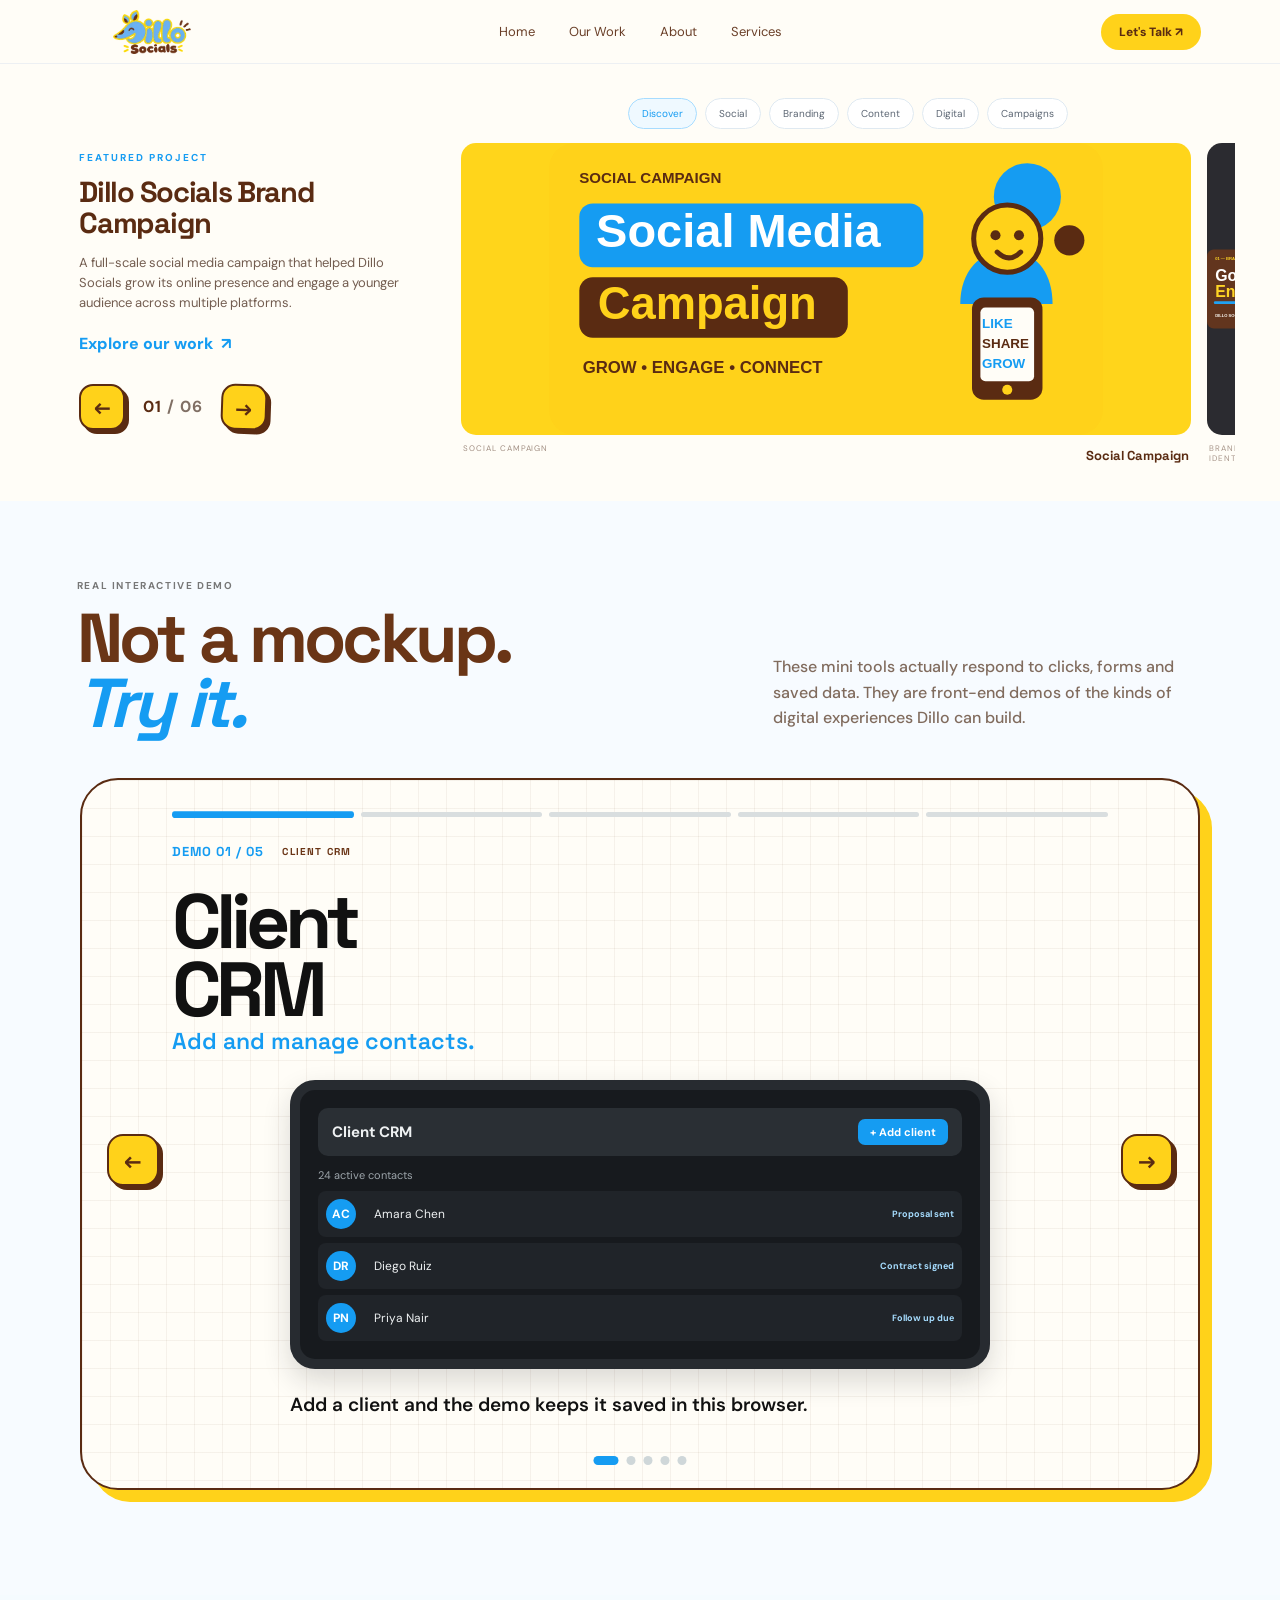
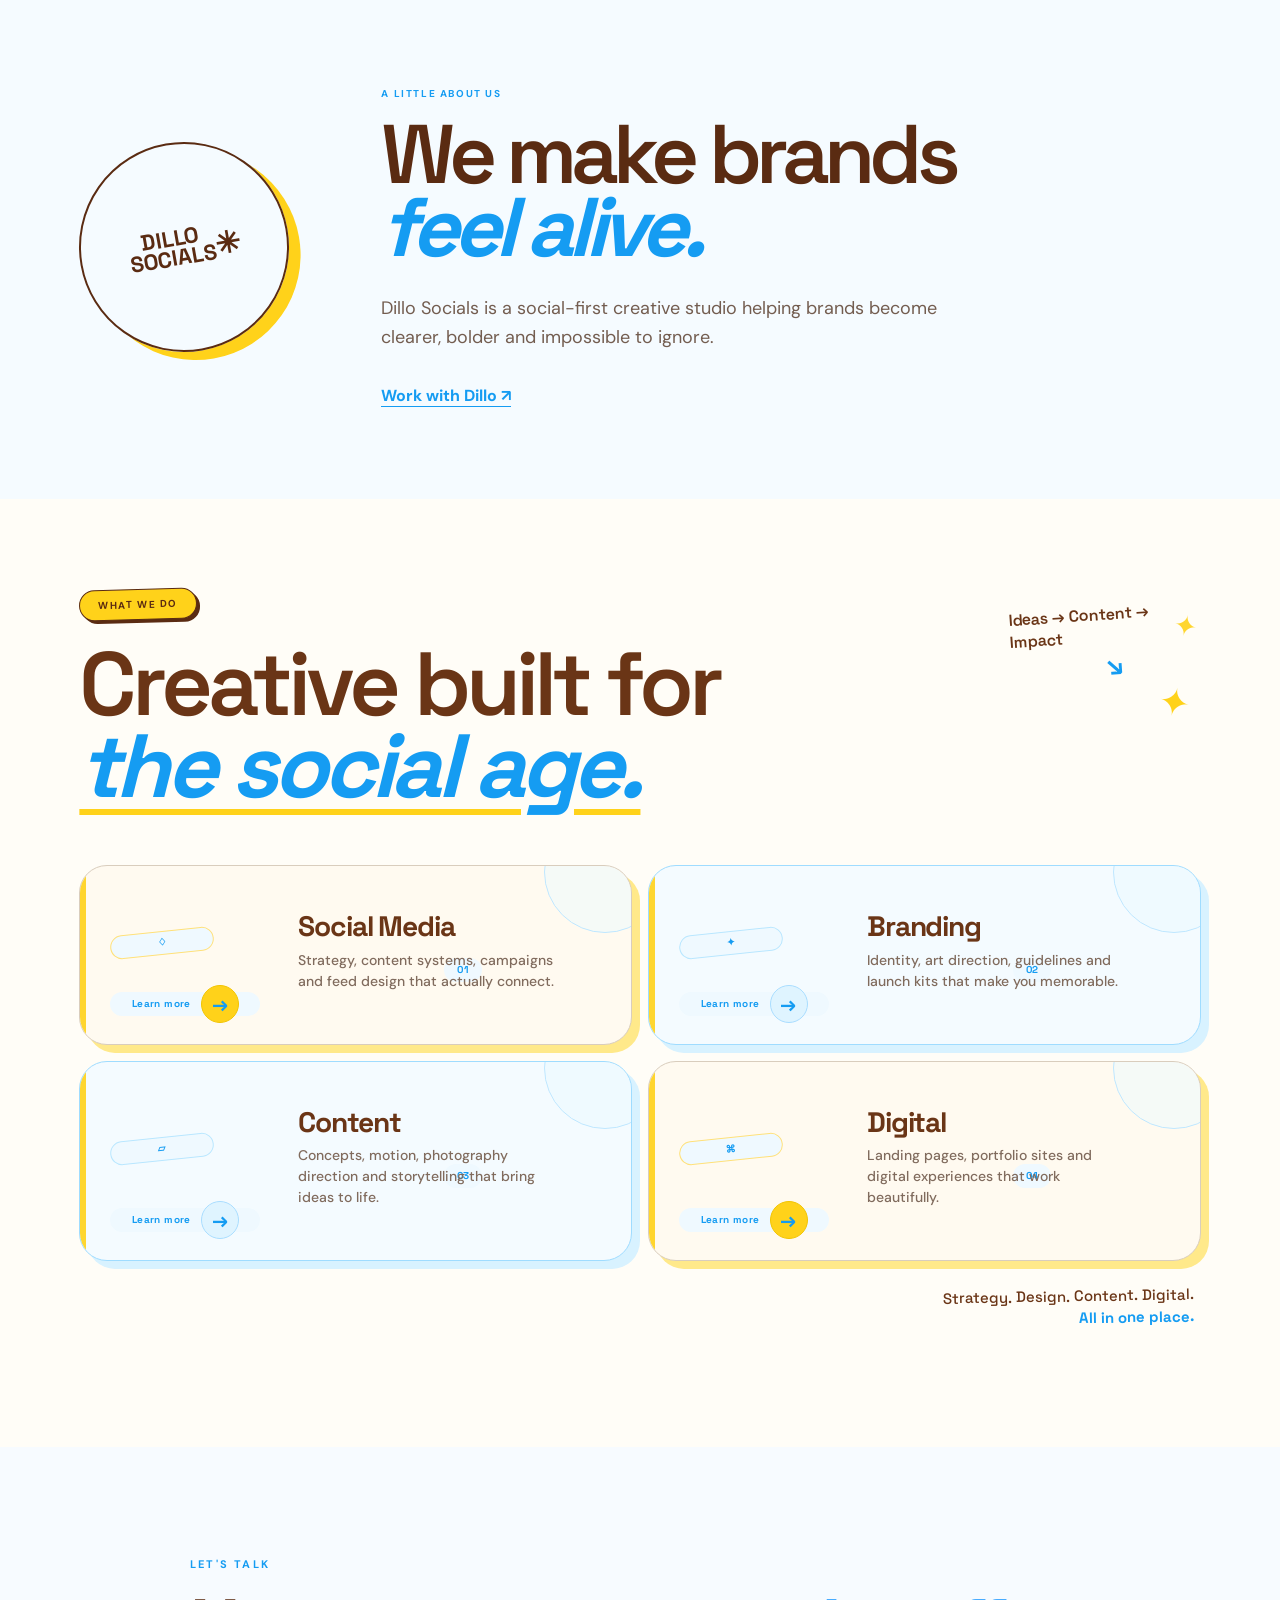
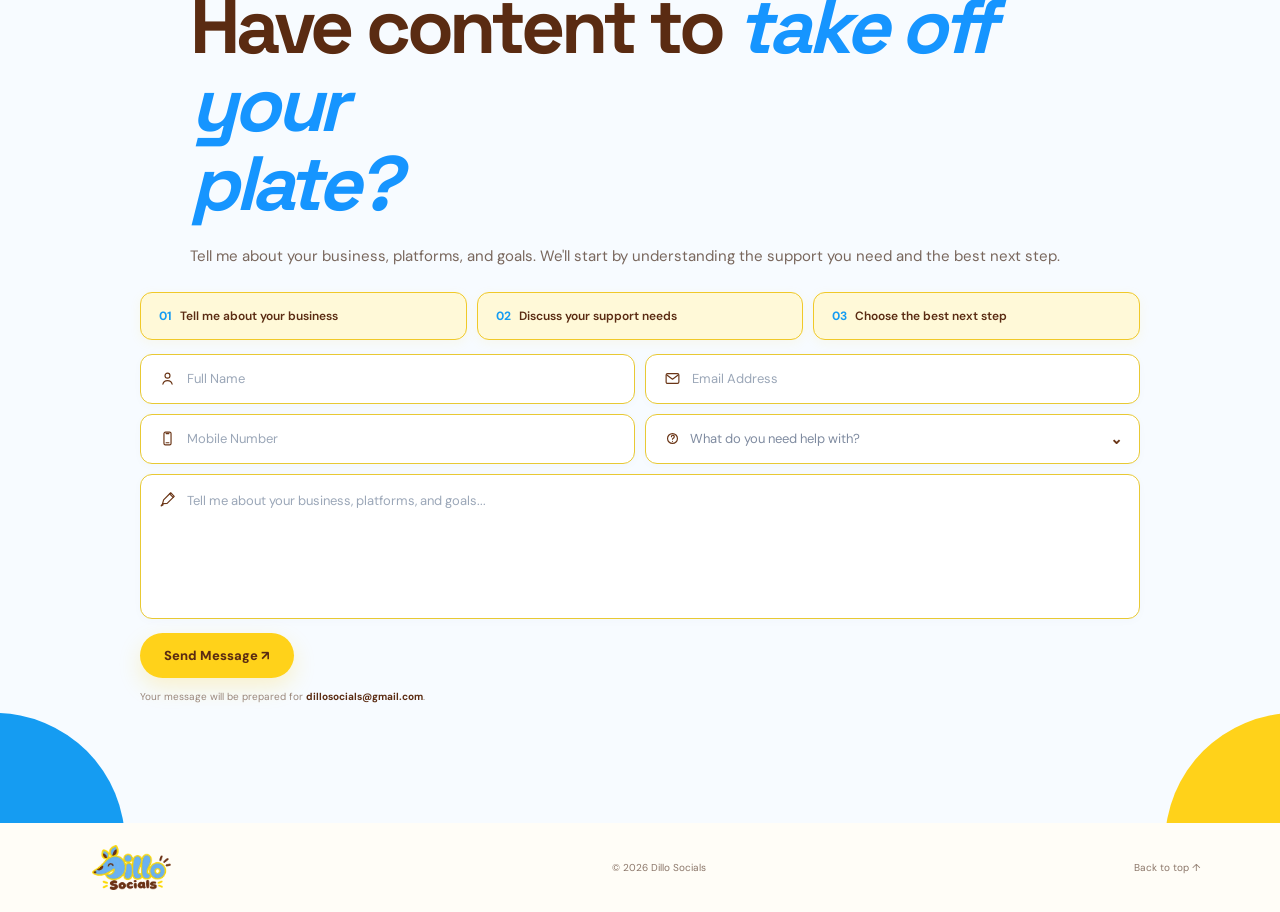
<file: index.html>
<!doctype html>
<html lang="en">
<head>
<meta charset="utf-8"><meta name="viewport" content="width=device-width,initial-scale=1">
<title>Dillo Socials — Creative Studio</title>
<meta name="description" content="Dillo Socials — social media, branding, content and digital creative work.">
<link rel="icon" href="assets/logo.svg">
<link rel="preconnect" href="https://fonts.googleapis.com"><link rel="preconnect" href="https://fonts.gstatic.com" crossorigin>
<link href="https://fonts.googleapis.com/css2?family=DM+Sans:wght@400;500;600;700&family=Space+Grotesk:wght@500;600;700&display=swap" rel="stylesheet">
<link rel="stylesheet" href="styles.css?v=7"><link rel="stylesheet" href="reference.css?v=7"><link rel="stylesheet" href="contact.css?v=6"><link rel="stylesheet" href="fix.css?v=28">
</head>
<body>
<div class="portfolio-transition" id="portfolioTransition" aria-hidden="true"><div class="portfolio-transition-inner"><span class="transition-dillo">✦</span><span>OPENING OUR WORK</span><i></i></div></div>
<header class="site-header"><a class="brand" href="#top" aria-label="Dillo Socials home"><img src="assets/dillo-socials-logo.svg" alt="Dillo Socials"></a><nav aria-label="Main navigation"><a href="#top">Home</a><a class="portfolio-link" href="https://desert-freon-aee.notion.site/Our-Portfolio-302c15ca488f808d9385e51146204dd2">Our Work</a><a href="#about">About</a><a href="#services">Services</a></nav><a class="header-cta" href="#contact">Let's Talk ↗</a></header><main id="top">
<section id="work" class="featured">
<div class="featured-copy"><div class="eyebrow">FEATURED PROJECT</div><h1>Dillo Socials Brand Campaign</h1><p>A full-scale social media campaign that helped Dillo Socials grow its online presence and engage a younger audience across multiple platforms.</p><a class="view-project portfolio-link" href="https://desert-freon-aee.notion.site/Our-Portfolio-302c15ca488f808d9385e51146204dd2">Explore our work&nbsp; ↗</a><div class="project-controls"><button type="button" id="prevProject" aria-label="Previous project">←</button><span class="project-count"><b id="currentProject">01</b> / 06</span><button type="button" id="nextProject" aria-label="Next project">→</button></div></div>
<div class="featured-showcase"><div class="category-row" aria-label="Portfolio categories"><button class="category active" data-filter="all">Discover</button><button class="category" data-filter="social">Social</button><button class="category" data-filter="branding">Branding</button><button class="category" data-filter="content">Content</button><button class="category" data-filter="digital">Digital</button><button class="category" data-filter="campaigns">Campaigns</button></div><div class="gallery-wrap"><div class="gallery" id="gallery">
<article class="shot active" data-category="social"><div class="shot-art art-social"><img class="campaign-art-image" src="assets/card-social-campaign.svg?v=1" alt="Dillo Socials Social Media Campaign"></div><div class="shot-info"><span>Social campaign</span><h3>Social Campaign</h3></div></article>
<article class="shot" data-category="branding"><div class="shot-art art-brand"><img class="campaign-art-image" src="assets/card-good-energy.svg?v=1" alt="Good Energy brand identity"></div><div class="shot-info"><span>Brand identity</span><h3>Good Energy</h3></div></article>
<article class="shot" data-category="content"><div class="shot-art art-content"><img class="campaign-art-image" src="assets/card-after-hours.svg?v=1" alt="After Hours content series"></div><div class="shot-info"><span>Content series</span><h3>After Hours</h3></div></article>
<article class="shot" data-category="digital"><div class="shot-art art-digital"><img class="campaign-art-image" src="assets/card-build-brand.svg?v=1" alt="Build Your Brand digital experience"></div><div class="shot-info"><span>Digital experience</span><h3>Build Your Brand</h3></div></article>
<article class="shot" data-category="campaigns"><div class="shot-art art-campaign"><img class="campaign-art-image" src="assets/card-grow-together.svg?v=1" alt="We Grow Together campaign"></div><div class="shot-info"><span>Brand campaign</span><h3>We Grow Together</h3></div></article>
<article class="shot" data-category="social"><div class="shot-art art-social-two"><img class="campaign-art-image" src="assets/card-memorable-feed.svg?v=1" alt="Memorable Feed social content"></div><div class="shot-info"><span>Social content</span><h3>Memorable Feed</h3></div></article>
</div></div></div></section>

<section id="tool-showcase" class="tool-showcase">
  <div class="tool-showcase-head">
    <div><div class="eyebrow">REAL INTERACTIVE DEMO</div><h2>Not a mockup.<br><em>Try it.</em></h2></div>
    <p>These mini tools actually respond to clicks, forms and saved data. They are front-end demos of the kinds of digital experiences Dillo can build.</p>
  </div>
  <div class="tool-stage">
    <div class="tool-progress" aria-label="Demo progress"><span class="tool-progress-segment active"></span><span class="tool-progress-segment"></span><span class="tool-progress-segment"></span><span class="tool-progress-segment"></span><span class="tool-progress-segment"></span></div>
    <div class="tool-slide-wrap">
      <div class="tool-slide active" data-tool="1">
        <div class="tool-meta"><span>DEMO 01 / 05</span><b>CLIENT CRM</b></div>
        <h3>Client<br>CRM</h3><p class="tool-kicker">Add and manage contacts.</p>
        <div class="tool-ui crm-ui"><div class="ui-top"><strong>Client CRM</strong><button type="button" class="demo-action" id="crmAdd">+ Add client</button></div><small id="crmCount">24 active contacts</small><div id="crmRows"><div class="ui-row"><i>AC</i><span>Amara Chen</span><b>Proposal sent</b></div><div class="ui-row"><i>DR</i><span>Diego Ruiz</span><b>Contract signed</b></div><div class="ui-row"><i>PN</i><span>Priya Nair</span><b>Follow up due</b></div></div><form class="mini-form" id="crmForm"><input required name="client" placeholder="Client name"><select name="status"><option>New lead</option><option>Proposal sent</option><option>Contract signed</option></select><button>Save client</button></form></div>
        <p class="tool-caption">Add a client and the demo keeps it saved in this browser.</p>
      </div>
      <div class="tool-slide" data-tool="2">
        <div class="tool-meta"><span>DEMO 02 / 05</span><b>BOOKING</b></div>
        <h3>Booking &amp;<br>Scheduling</h3><p class="tool-kicker">Pick a date and make a booking.</p>
        <div class="tool-ui calendar-ui"><div class="ui-top"><strong>Book a session</strong><span>Choose a date</span></div><div class="calendar-grid" id="demoCalendar"><b>M</b><b>T</b><b>W</b><b>T</b><b>F</b><b>S</b><b>S</b><span>1</span><span>2</span><span>3</span><span>4</span><span>5</span><span>6</span><span>7</span><span>8</span><span>9</span><span>10</span><span>11</span><span>12</span><span>13</span><span>14</span></div><div class="booking-line" id="bookingStatus">Select an available date.</div><button type="button" class="demo-wide" id="bookNow">Book selected date</button></div>
        <p class="tool-caption">The selected date and booking state update instantly — no fake play button.</p>
      </div>
      <div class="tool-slide" data-tool="3">
        <div class="tool-meta"><span>DEMO 03 / 05</span><b>INVOICING</b></div>
        <h3>Invoicing<br>Tool</h3><p class="tool-kicker">Build a total and mark it paid.</p>
        <div class="tool-ui invoice-ui"><div class="ui-top"><strong>Invoice #1042</strong><button type="button" class="status-btn" id="invoicePaid">MARK PAID</button></div><strong class="invoice-total" id="invoiceTotal">$2,400.00</strong><small>Brand identity package</small><div id="invoiceItems"><div class="invoice-item">Brand identity package <span>$2,400.00</span></div></div><form class="mini-form invoice-form" id="invoiceForm"><input required name="item" placeholder="Item"><input required name="amount" type="number" min="0" step="0.01" placeholder="Amount"><button>Add item</button></form><div class="invoice-total-bar">Total due <strong id="invoiceBar">$2,400.00</strong></div></div>
        <p class="tool-caption" id="invoiceMessage">Add an item to recalculate the invoice, then mark it paid.</p>
      </div>
      <div class="tool-slide" data-tool="4">
        <div class="tool-meta"><span>DEMO 04 / 05</span><b>CLIENT PORTAL</b></div>
        <h3>Client<br>Portal</h3><p class="tool-kicker">Approve files and track progress.</p>
        <div class="tool-ui portal-ui"><div class="ui-top"><strong>Project: Rebrand 2026</strong><i>RC</i></div><small>Overall progress <strong id="portalProgressText">72%</strong></small><div class="progress-line"><span id="portalProgress"></span></div><div id="portalFiles"><div class="portal-file"><i>▰</i> logo_final.svg <span>Pending</span><button type="button" class="file-approve">Approve</button></div><div class="portal-file"><i>▰</i> Brand_guidelines.pdf <span>Pending</span><button type="button" class="file-approve">Approve</button></div><div class="portal-file"><i>▰</i> Homepage_mockup.png <span>Approved</span><button type="button" class="file-approve" disabled>Approved</button></div></div><label class="upload-demo">+ Add a file<input id="portalUpload" type="file" hidden></label></div>
        <p class="tool-caption" id="portalMessage">Approve a file or add one from your computer to test the interaction.</p>
      </div>
      <div class="tool-slide" data-tool="5">
        <div class="tool-meta"><span>DEMO 05 / 05</span><b>OPS DASHBOARD</b></div>
        <h3>Ops<br>Dashboard</h3><p class="tool-kicker">Change the numbers yourself.</p>
        <div class="tool-ui ops-ui"><div class="ui-top"><strong>Ops Dashboard</strong><button type="button" class="demo-action" id="opsAdd">+ Add job</button></div><div class="stats"><span>Revenue <b id="opsRevenue">$18.4k</b></span><span>Open jobs <b id="opsJobs">12</b></span><span>Overdue <b id="opsOverdue">2</b></span></div><div class="bars" id="opsBars"><i></i><i></i><i></i><i></i><i></i><i></i><i></i></div><div class="ops-controls"><button type="button" id="opsComplete">Complete a job</button><button type="button" id="opsOverdueBtn">Add overdue</button></div></div>
        <p class="tool-caption">Click the controls and watch the dashboard respond.</p>
      </div>
    </div>
    <button class="tool-nav tool-prev" id="toolPrev" type="button" aria-label="Previous showcase">←</button><button class="tool-nav tool-next" id="toolNext" type="button" aria-label="Next showcase">→</button>
    <div class="tool-dots" aria-label="Showcase slides"><button class="active" data-tool-go="1" aria-label="Show demo 1"></button><button data-tool-go="2" aria-label="Show demo 2"></button><button data-tool-go="3" aria-label="Show demo 3"></button><button data-tool-go="4" aria-label="Show demo 4"></button><button data-tool-go="5" aria-label="Show demo 5"></button></div>
  </div>
</section>
<section id="about" class="about"><div class="about-badge">DILLO<br>SOCIALS<br><span>✳</span></div><div><div class="eyebrow">A LITTLE ABOUT US</div><h2>We make brands<br><em>feel alive.</em></h2><p>Dillo Socials is a social-first creative studio helping brands become clearer, bolder and impossible to ignore.</p><a class="text-link" href="#contact">Work with Dillo ↗</a></div></section>
<section id="services" class="services"><div class="services-spark">✦</div><div class="eyebrow">WHAT WE DO</div><h2>Creative built for<br><em>the social age.</em></h2><div class="services-note">Ideas → Content → Impact</div><div class="service-grid">
<a class="service-card service-social" href="service-social-media.html"><span class="service-icon" aria-hidden="true">♢</span><span class="service-number">01</span><div class="service-copy"><h3>Social Media</h3><p>Strategy, content systems, campaigns and feed design that actually connect.</p></div><span class="service-learn">Learn more <b>→</b></span></a>
<a class="service-card service-branding" href="service-branding.html"><span class="service-icon" aria-hidden="true">✦</span><span class="service-number">02</span><div class="service-copy"><h3>Branding</h3><p>Identity, art direction, guidelines and launch kits that make you memorable.</p></div><span class="service-learn">Learn more <b>→</b></span></a>
<a class="service-card service-content" href="service-content.html"><span class="service-icon" aria-hidden="true">▱</span><span class="service-number">03</span><div class="service-copy"><h3>Content</h3><p>Concepts, motion, photography direction and storytelling that bring ideas to life.</p></div><span class="service-learn">Learn more <b>→</b></span></a>
<a class="service-card service-digital" href="service-digital.html"><span class="service-icon" aria-hidden="true">⌘</span><span class="service-number">04</span><div class="service-copy"><h3>Digital</h3><p>Landing pages, portfolio sites and digital experiences that work beautifully.</p></div><span class="service-learn">Learn more <b>→</b></span></a>
</div><div class="services-footer-note">Strategy. Design. Content. Digital.<br><strong>All in one place.</strong></div></section>
<section id="contact" class="contact reference-contact"><div class="contact-inner"><div class="contact-head"><div class="eyebrow">LET'S TALK</div><h2>Have content to <em>take off your<br>plate?</em></h2><p>Tell me about your business, platforms, and goals. We'll start by understanding the support you need and the best next step.</p></div><div class="contact-steps"><div class="contact-step active"><span>01</span> Tell me about your business</div><div class="contact-step active"><span>02</span> Discuss your support needs</div><div class="contact-step active"><span>03</span> Choose the best next step</div></div><form class="contact-form" id="contactForm"><label class="contact-field"><span class="field-icon"><svg viewBox="0 0 24 24" aria-hidden="true"><circle cx="12" cy="8" r="3.5"/><path d="M5.5 20c.7-3.2 3-5 6.5-5s5.8 1.8 6.5 5"/></svg></span><input required name="name" type="text" placeholder="Full Name" autocomplete="name"></label><label class="contact-field"><span class="field-icon"><svg viewBox="0 0 24 24" aria-hidden="true"><rect x="3" y="5" width="18" height="14" rx="2"/><path d="m4 7 8 6 8-6"/></svg></span><input required name="email" type="email" placeholder="Email Address" autocomplete="email"></label><label class="contact-field"><span class="field-icon"><svg viewBox="0 0 24 24" aria-hidden="true"><rect x="7" y="3" width="10" height="18" rx="2"/><path d="M10 5h4M10 18h4"/></svg></span><input name="phone" type="tel" placeholder="Mobile Number" autocomplete="tel"></label><label class="contact-field"><span class="field-icon"><svg viewBox="0 0 24 24" aria-hidden="true"><circle cx="12" cy="12" r="7"/><path d="M10.5 9.5a2 2 0 1 1 3.4 1.4c-.8.8-1.9 1-1.9 2.1M12 16h.01"/></svg></span><select required name="service"><option value="" selected disabled>What do you need help with?</option><option>Social Media</option><option>Branding</option><option>Content Creation</option><option>Digital / Website</option><option>Campaign</option><option>Other</option></select><span class="select-arrow">⌄</span></label><label class="contact-field message"><span class="field-icon"><svg viewBox="0 0 24 24" aria-hidden="true"><path d="m5 18 1.5-5.5L16.5 2.5 21.5 7.5 11.5 17.5z"/><path d="m15 4 5 5M5 18l-2 3 3-1.5"/></svg></span><textarea required name="message" placeholder="Tell me about your business, platforms, and goals..."></textarea></label><div class="contact-submit-wrap"><button class="contact-submit" type="submit">Send Message <span>↗</span></button><div class="contact-success" id="contactSuccess">Your email draft is ready — thank you!</div></div></form><p class="contact-note">Your message will be prepared for <strong>dillosocials@gmail.com</strong>.</p></div></section>
</main><footer><img src="assets/dillo-socials-logo.svg" alt="Dillo Socials"><span>© 2026 Dillo Socials</span><a href="#top">Back to top ↑</a></footer><script src="script.js?v=13"></script></body></html>
</file>
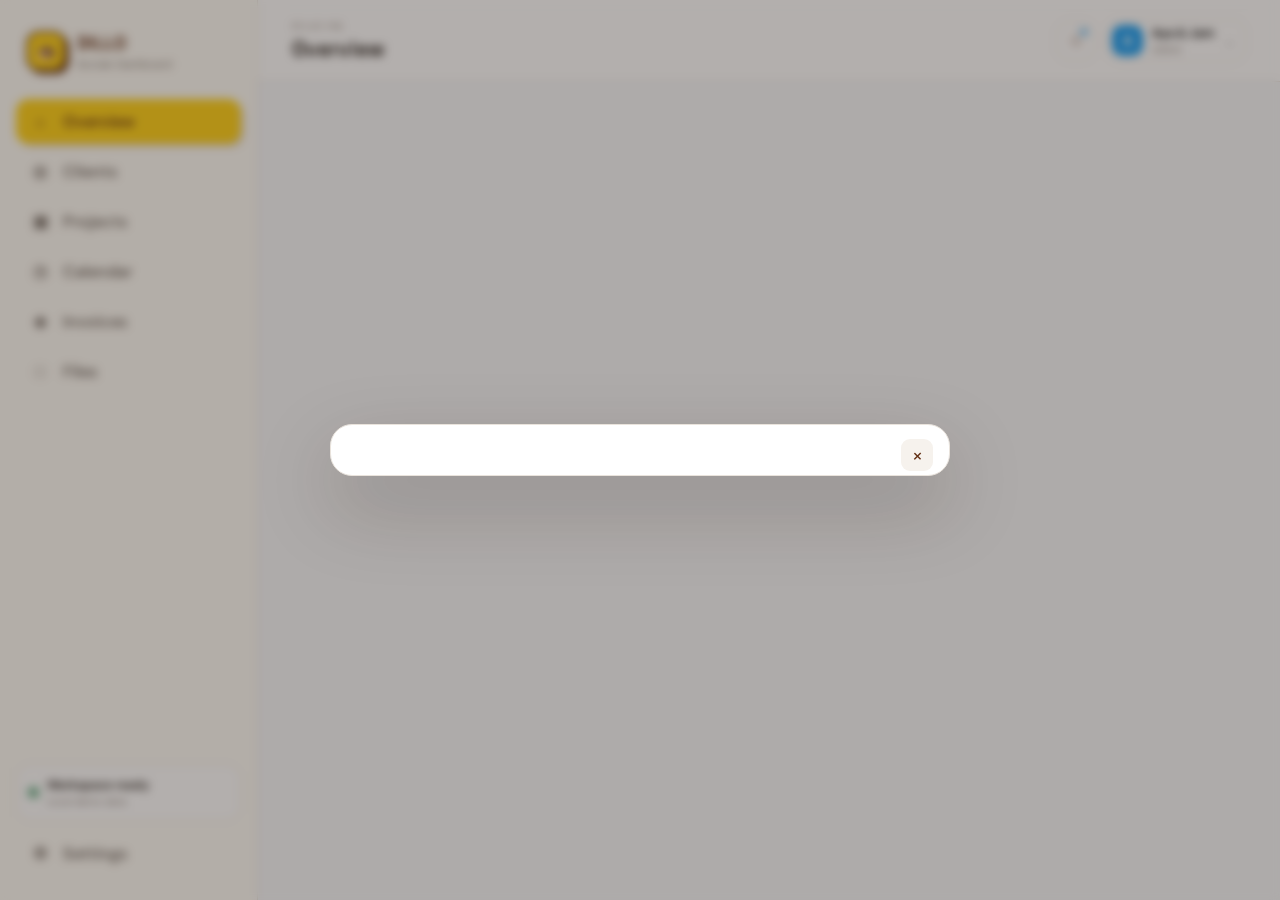
<file: dillo-dashboard/index.html>
<!doctype html>
<html lang="en">
<head>
<meta charset="utf-8"><meta name="viewport" content="width=device-width,initial-scale=1">
<title>Dillo Dashboard — Dillo Socials</title>
<meta name="description" content="Dillo Socials client and operations dashboard.">
<link rel="preconnect" href="https://fonts.googleapis.com"><link rel="preconnect" href="https://fonts.gstatic.com" crossorigin>
<link href="https://fonts.googleapis.com/css2?family=DM+Sans:wght@400;500;600;700&family=Space+Grotesk:wght@500;600;700&display=swap" rel="stylesheet">
<link rel="stylesheet" href="styles.css">
</head>
<body>
<div class="app-shell">
<aside class="sidebar" id="sidebar">
<a class="brand" href="#" data-view="overview"><span class="brand-mark">🦔</span><span><b>DILLO</b><small>Socials Dashboard</small></span></a>
<nav class="nav" aria-label="Main navigation">
<button class="nav-item active" data-view="overview"><span>⌂</span>Overview</button>
<button class="nav-item" data-view="clients"><span>◎</span>Clients</button>
<button class="nav-item" data-view="projects"><span>▣</span>Projects</button>
<button class="nav-item" data-view="calendar"><span>◷</span>Calendar</button>
<button class="nav-item" data-view="invoices"><span>◈</span>Invoices</button>
<button class="nav-item" data-view="files"><span>□</span>Files</button>
</nav>
<div class="sidebar-bottom"><div class="mini-card"><span class="status-dot"></span><div><b>Workspace ready</b><small>Local demo data</small></div></div><button class="nav-item" data-action="settings"><span>⚙</span>Settings</button></div>
</aside>
<main class="main">
<header class="topbar"><button class="icon-btn mobile-menu" id="menuBtn" aria-label="Open menu">☰</button><div class="crumb"><span>DILLO HQ</span><strong id="viewTitle">Overview</strong></div><div class="top-actions"><button class="icon-btn" id="notifyBtn" aria-label="Notifications">♧<i></i></button><button class="profile" id="profileBtn"><span class="avatar">A</span><span><b>Aya & Jam</b><small>Admin</small></span><em>⌄</em></button></div></header>
<div class="page" id="page"></div>
</main></div>
<div class="toast-stack" id="toastStack" aria-live="polite"></div>
<div class="modal-backdrop" id="modalBackdrop" hidden><section class="modal" role="dialog" aria-modal="true" aria-labelledby="modalTitle"><button class="modal-close" id="modalClose" aria-label="Close">×</button><div id="modalContent"></div></section></div>
<script src="app.js"></script>
</body></html>
</file>
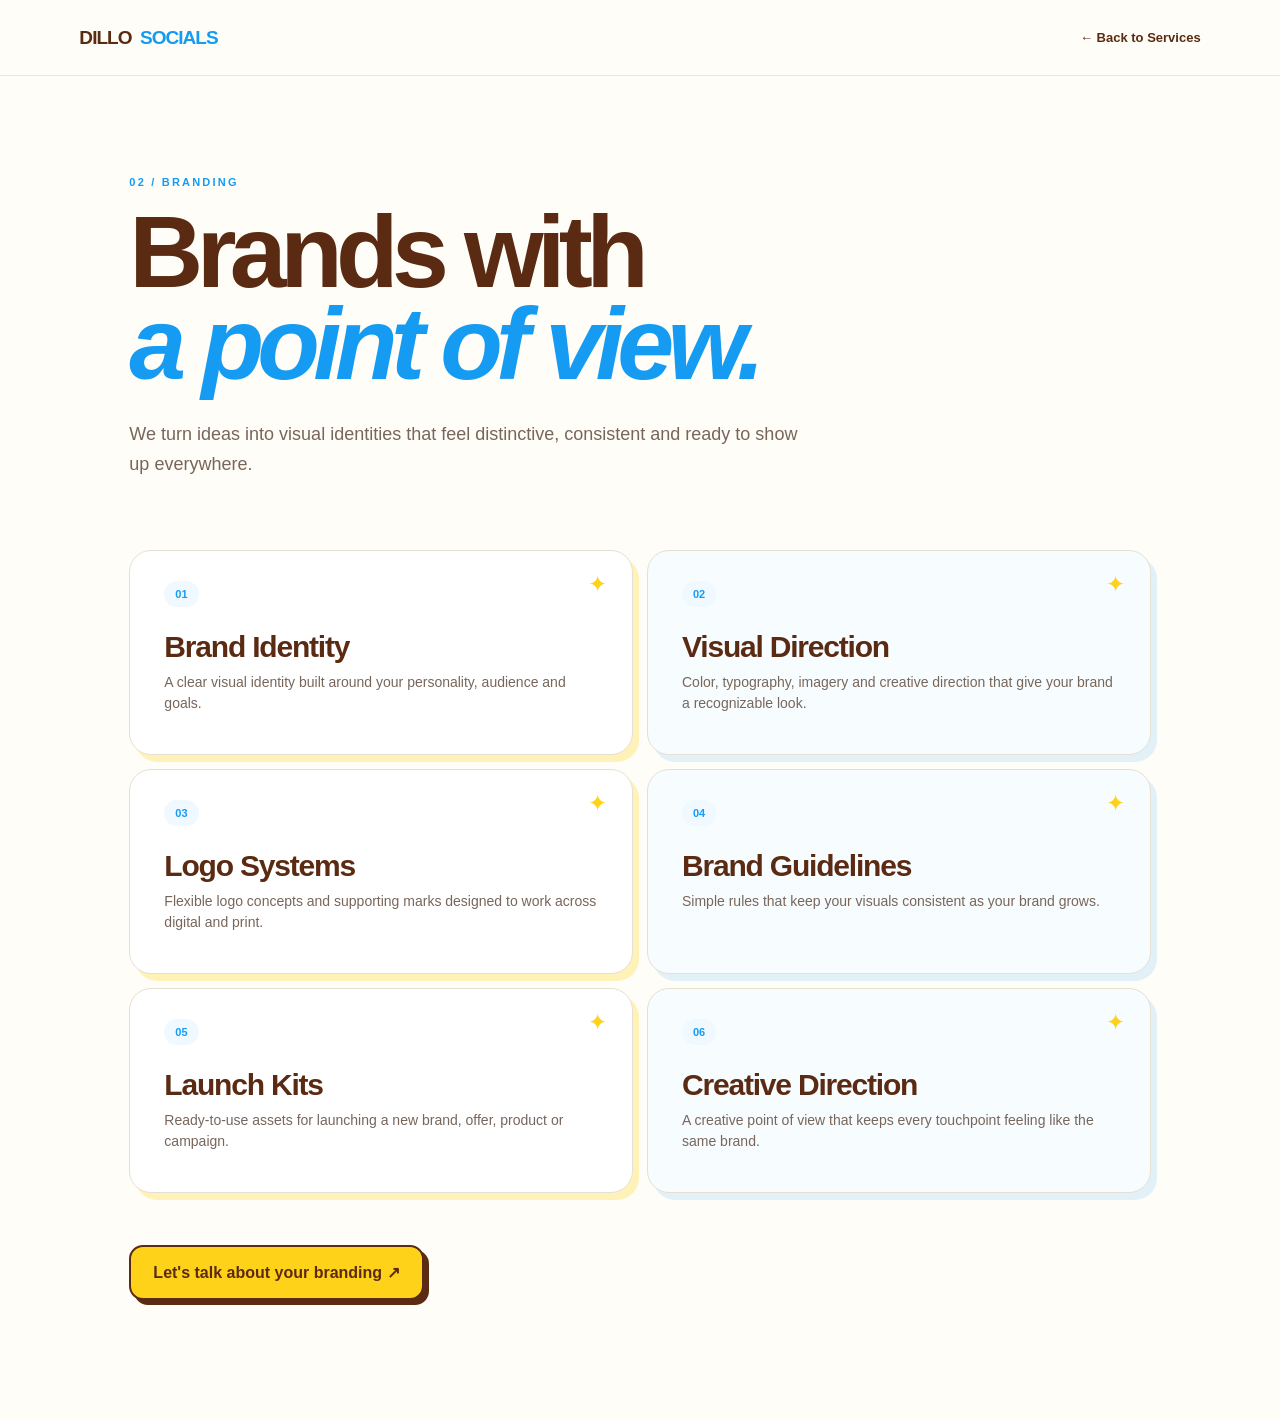
<file: service-branding.html>
<!doctype html><html lang="en"><head><meta charset="utf-8"><meta name="viewport" content="width=device-width,initial-scale=1"><title>Branding — Dillo Socials</title><link rel="stylesheet" href="service-pages.css?v=1"></head><body><header><a href="index.html" class="logo">DILLO <span>SOCIALS</span></a><a href="index.html#services" class="back">← Back to Services</a></header><main><div class="eyebrow">02 / BRANDING</div><h1>Brands with<br><em>a point of view.</em></h1><p class="intro">We turn ideas into visual identities that feel distinctive, consistent and ready to show up everywhere.</p><section class="service-list"><div><b>01</b><h2>Brand Identity</h2><p>A clear visual identity built around your personality, audience and goals.</p></div><div><b>02</b><h2>Visual Direction</h2><p>Color, typography, imagery and creative direction that give your brand a recognizable look.</p></div><div><b>03</b><h2>Logo Systems</h2><p>Flexible logo concepts and supporting marks designed to work across digital and print.</p></div><div><b>04</b><h2>Brand Guidelines</h2><p>Simple rules that keep your visuals consistent as your brand grows.</p></div><div><b>05</b><h2>Launch Kits</h2><p>Ready-to-use assets for launching a new brand, offer, product or campaign.</p></div><div><b>06</b><h2>Creative Direction</h2><p>A creative point of view that keeps every touchpoint feeling like the same brand.</p></div></section><a class="cta" href="index.html#contact">Let's talk about your branding ↗</a></main></body></html>
</file>
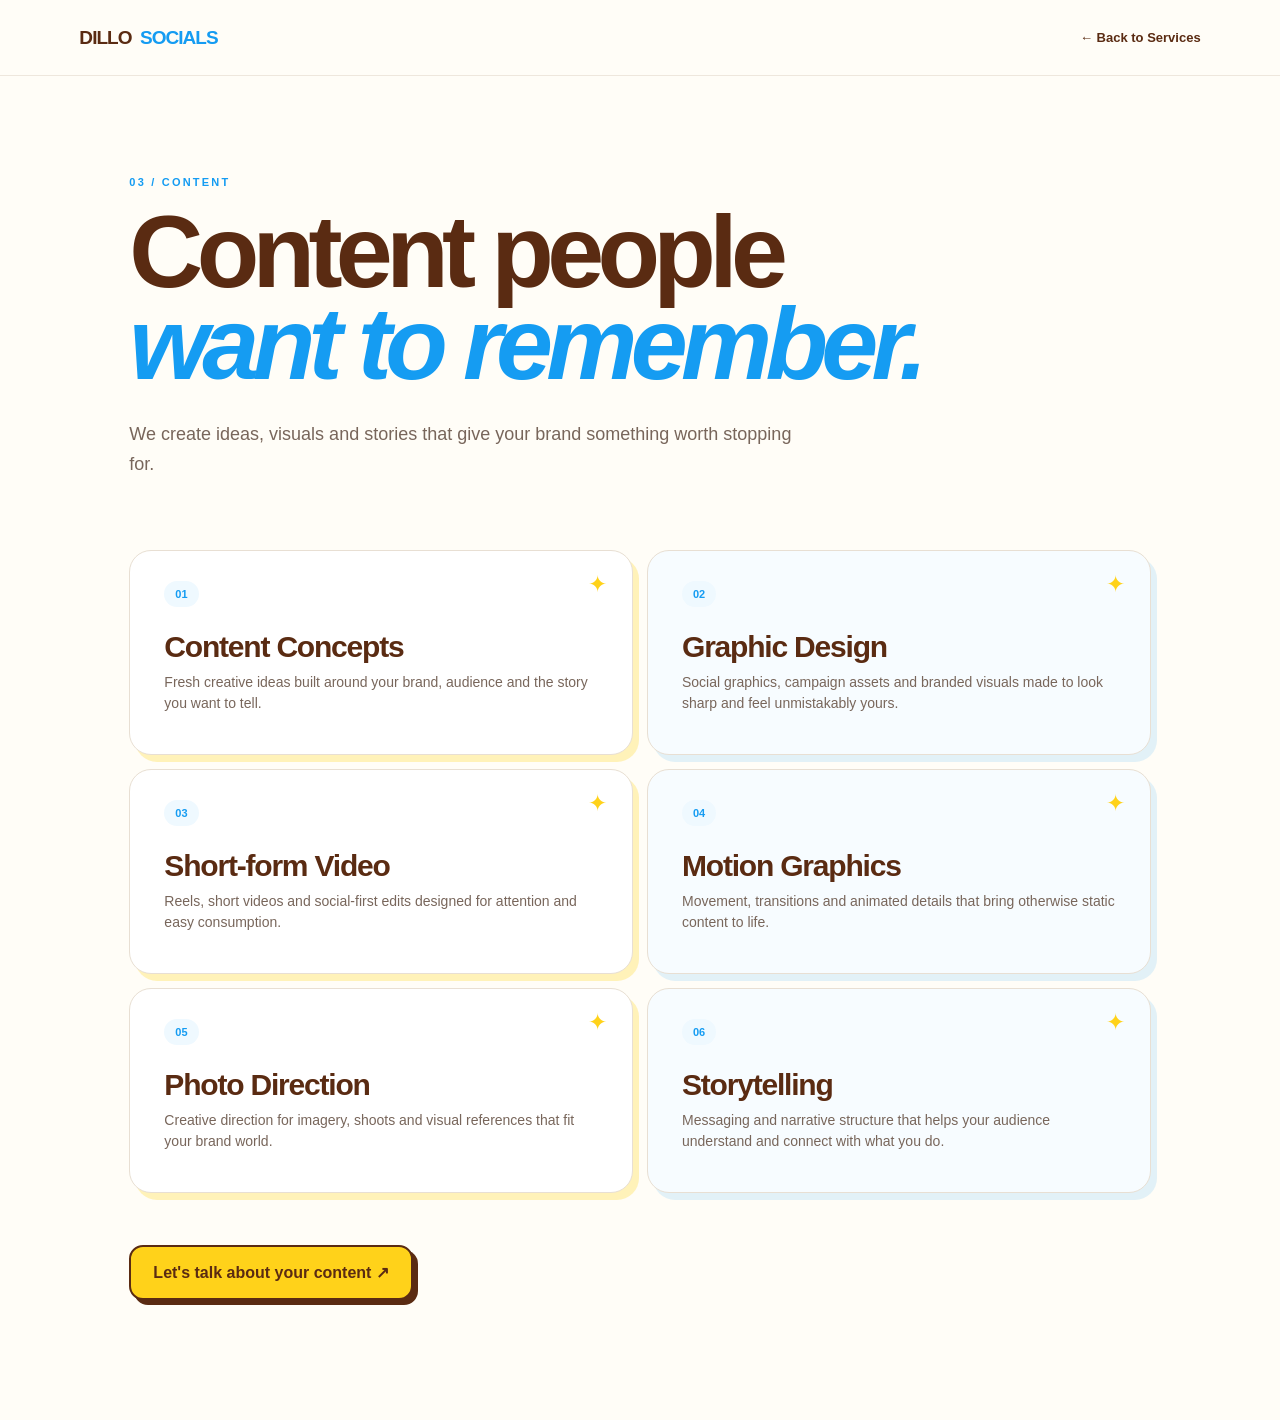
<file: service-content.html>
<!doctype html><html lang="en"><head><meta charset="utf-8"><meta name="viewport" content="width=device-width,initial-scale=1"><title>Content — Dillo Socials</title><link rel="stylesheet" href="service-pages.css?v=1"></head><body><header><a href="index.html" class="logo">DILLO <span>SOCIALS</span></a><a href="index.html#services" class="back">← Back to Services</a></header><main><div class="eyebrow">03 / CONTENT</div><h1>Content people<br><em>want to remember.</em></h1><p class="intro">We create ideas, visuals and stories that give your brand something worth stopping for.</p><section class="service-list"><div><b>01</b><h2>Content Concepts</h2><p>Fresh creative ideas built around your brand, audience and the story you want to tell.</p></div><div><b>02</b><h2>Graphic Design</h2><p>Social graphics, campaign assets and branded visuals made to look sharp and feel unmistakably yours.</p></div><div><b>03</b><h2>Short-form Video</h2><p>Reels, short videos and social-first edits designed for attention and easy consumption.</p></div><div><b>04</b><h2>Motion Graphics</h2><p>Movement, transitions and animated details that bring otherwise static content to life.</p></div><div><b>05</b><h2>Photo Direction</h2><p>Creative direction for imagery, shoots and visual references that fit your brand world.</p></div><div><b>06</b><h2>Storytelling</h2><p>Messaging and narrative structure that helps your audience understand and connect with what you do.</p></div></section><a class="cta" href="index.html#contact">Let's talk about your content ↗</a></main></body></html>
</file>
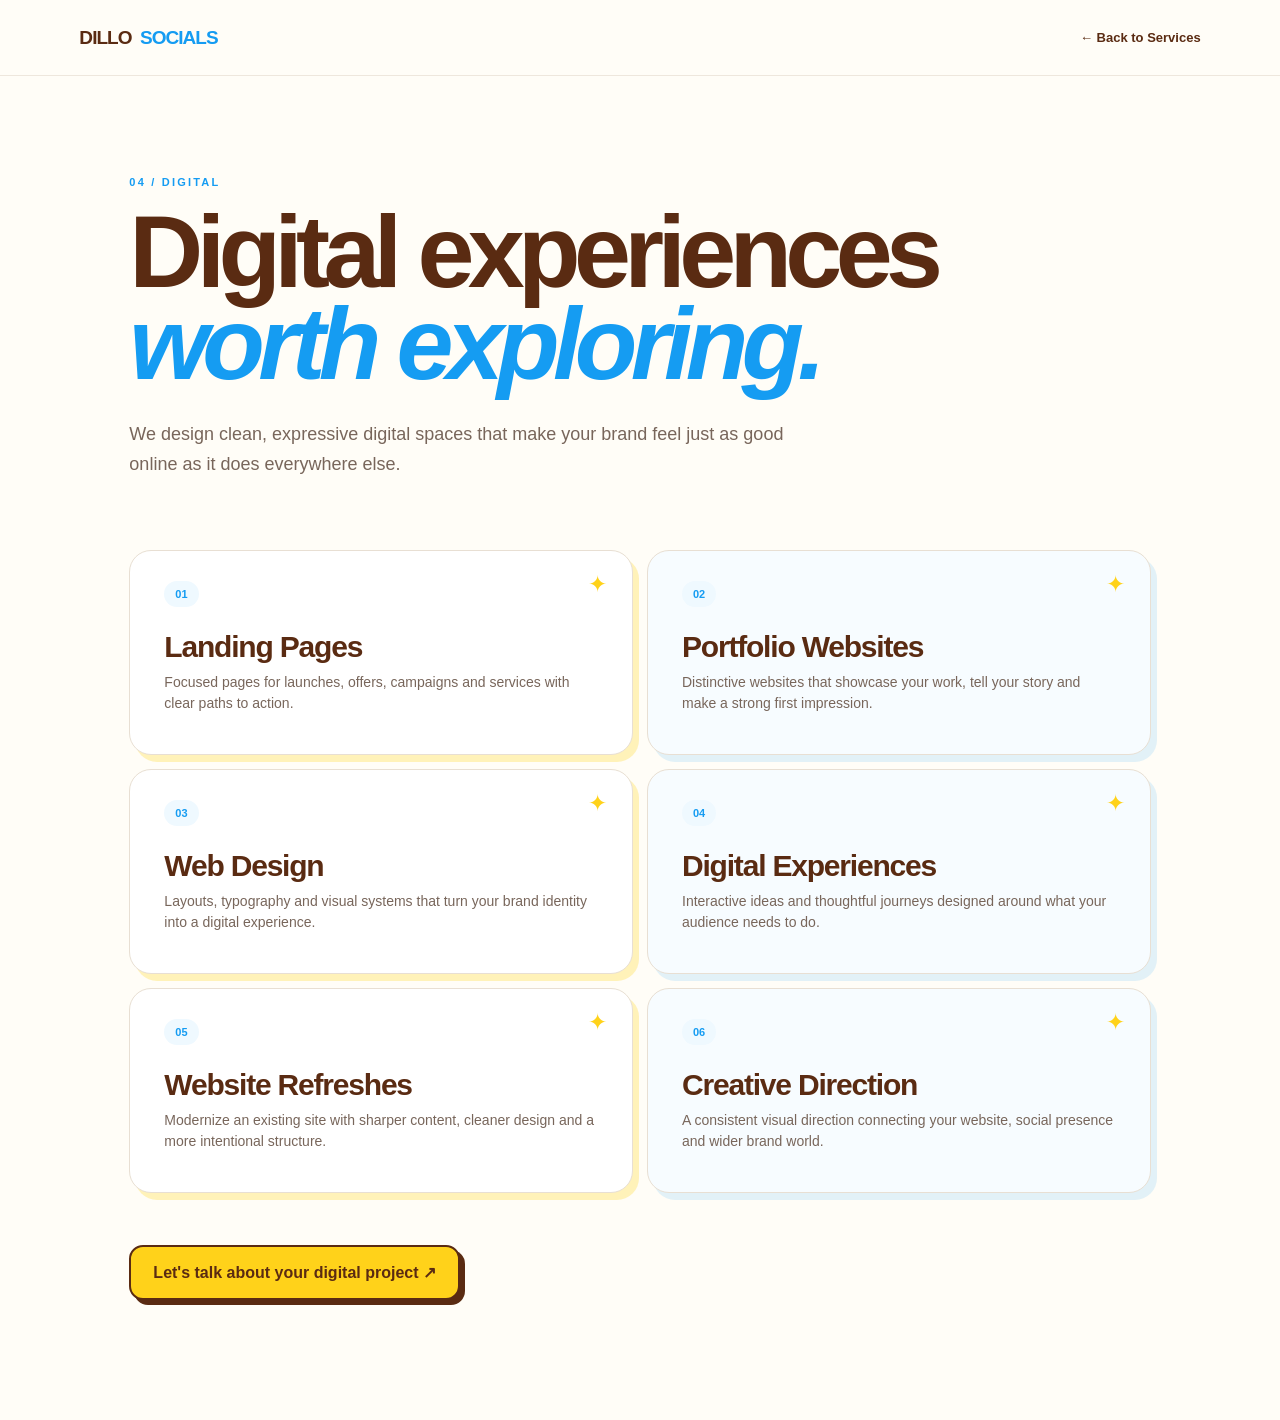
<file: service-digital.html>
<!doctype html><html lang="en"><head><meta charset="utf-8"><meta name="viewport" content="width=device-width,initial-scale=1"><title>Digital — Dillo Socials</title><link rel="stylesheet" href="service-pages.css?v=1"></head><body><header><a href="index.html" class="logo">DILLO <span>SOCIALS</span></a><a href="index.html#services" class="back">← Back to Services</a></header><main><div class="eyebrow">04 / DIGITAL</div><h1>Digital experiences<br><em>worth exploring.</em></h1><p class="intro">We design clean, expressive digital spaces that make your brand feel just as good online as it does everywhere else.</p><section class="service-list"><div><b>01</b><h2>Landing Pages</h2><p>Focused pages for launches, offers, campaigns and services with clear paths to action.</p></div><div><b>02</b><h2>Portfolio Websites</h2><p>Distinctive websites that showcase your work, tell your story and make a strong first impression.</p></div><div><b>03</b><h2>Web Design</h2><p>Layouts, typography and visual systems that turn your brand identity into a digital experience.</p></div><div><b>04</b><h2>Digital Experiences</h2><p>Interactive ideas and thoughtful journeys designed around what your audience needs to do.</p></div><div><b>05</b><h2>Website Refreshes</h2><p>Modernize an existing site with sharper content, cleaner design and a more intentional structure.</p></div><div><b>06</b><h2>Creative Direction</h2><p>A consistent visual direction connecting your website, social presence and wider brand world.</p></div></section><a class="cta" href="index.html#contact">Let's talk about your digital project ↗</a></main></body></html>
</file>
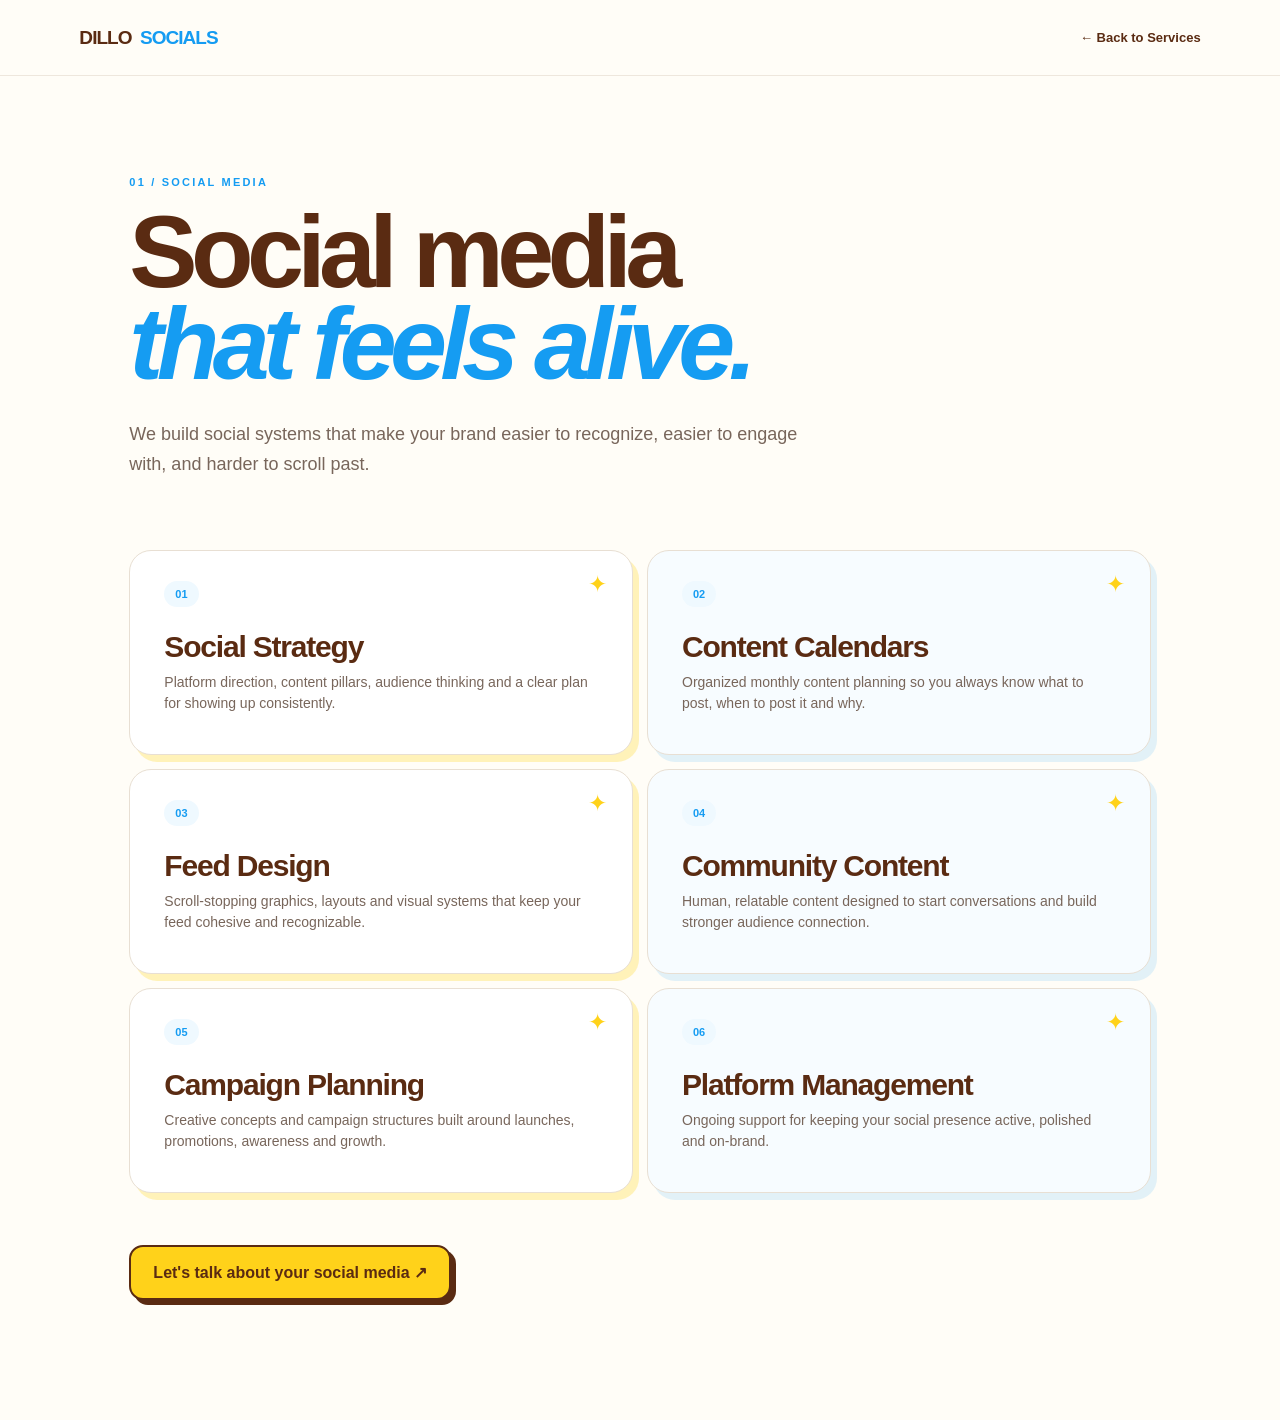
<file: service-social-media.html>
<!doctype html><html lang="en"><head><meta charset="utf-8"><meta name="viewport" content="width=device-width,initial-scale=1"><title>Social Media — Dillo Socials</title><meta name="description" content="Social media services from Dillo Socials."><link rel="stylesheet" href="service-pages.css?v=1"></head><body><header><a href="index.html" class="logo">DILLO <span>SOCIALS</span></a><a href="index.html#services" class="back">← Back to Services</a></header><main><div class="eyebrow">01 / SOCIAL MEDIA</div><h1>Social media<br><em>that feels alive.</em></h1><p class="intro">We build social systems that make your brand easier to recognize, easier to engage with, and harder to scroll past.</p><section class="service-list"><div><b>01</b><h2>Social Strategy</h2><p>Platform direction, content pillars, audience thinking and a clear plan for showing up consistently.</p></div><div><b>02</b><h2>Content Calendars</h2><p>Organized monthly content planning so you always know what to post, when to post it and why.</p></div><div><b>03</b><h2>Feed Design</h2><p>Scroll-stopping graphics, layouts and visual systems that keep your feed cohesive and recognizable.</p></div><div><b>04</b><h2>Community Content</h2><p>Human, relatable content designed to start conversations and build stronger audience connection.</p></div><div><b>05</b><h2>Campaign Planning</h2><p>Creative concepts and campaign structures built around launches, promotions, awareness and growth.</p></div><div><b>06</b><h2>Platform Management</h2><p>Ongoing support for keeping your social presence active, polished and on-brand.</p></div></section><a class="cta" href="index.html#contact">Let's talk about your social media ↗</a></main></body></html>
</file>
<file: styles.css>
@import url('https://fonts.googleapis.com/css2?family=DM+Sans:wght@400;500;600;700&family=Space+Grotesk:wght@500;600;700&display=swap');
*{box-sizing:border-box}html{scroll-behavior:smooth}body{margin:0;width:100%;min-width:320px;background:#fff;color:#171717;font-family:'DM Sans',Arial,sans-serif;overflow-x:hidden}a{color:inherit;text-decoration:none}button{font:inherit}main,#top,.intro,.showcase,.about,.services,.contact{width:100%;max-width:none}
.site-header{width:100%;height:76px;padding:10px 5vw;display:grid;grid-template-columns:1fr auto 1fr;align-items:center;border-bottom:1px solid #e8e8e8;position:sticky;top:0;z-index:50;background:rgba(255,255,255,.96);backdrop-filter:blur(12px)}.brand img{display:block;width:96px;height:52px;object-fit:contain}.site-header nav{display:flex;gap:38px;font-size:13px}.site-header nav a{opacity:.72}.site-header nav a:hover{opacity:1}.header-cta{justify-self:end;background:#171717;color:#fff;border-radius:999px;padding:11px 17px;font-size:12px;font-weight:600}
.intro{text-align:center;padding:8vw 6vw 5vw}.eyebrow{font-size:10px;letter-spacing:.16em;font-weight:700;color:#777}.intro h1{display:block;width:100%;font-family:'Space Grotesk',Arial,sans-serif;font-size:clamp(58px,8.5vw,116px);line-height:.88;letter-spacing:-.075em;margin:22px 0 25px;font-weight:600}.intro h1 em,.about h2 em,.services h2 em,.contact h2 em{font-family:Georgia,serif;font-weight:400;color:#7b4b30}.intro p{width:min(560px,100%);margin:0 auto;color:#777;line-height:1.6;font-size:14px}
.showcase{padding:0 0 8vw}.category-row{width:100%;display:flex;gap:8px;justify-content:center;align-items:center;padding:0 5vw 32px;overflow-x:auto;scrollbar-width:none}.category-row::-webkit-scrollbar{display:none}.category{border:1px solid #e5e5e5;background:#fff;border-radius:999px;padding:10px 18px;color:#555;font-size:13px;white-space:nowrap;cursor:pointer}.category.active,.category:hover{background:#f2f2f2;color:#111}
.gallery-wrap{width:100%;overflow:hidden}.gallery{width:max-content;display:flex;gap:24px;align-items:flex-start;padding:0 1.5vw;transform:translateX(0);transition:transform .65s cubic-bezier(.2,.75,.2,1);cursor:grab}.gallery.dragging{cursor:grabbing;transition:none}.shot{position:relative;flex:0 0 18vw;min-width:210px;transition:flex-basis .7s cubic-bezier(.2,.75,.2,1),opacity .5s}.shot.active{flex-basis:57vw}.shot.hidden{display:none}.shot-art{height:clamp(420px,38vw,580px);border-radius:18px;overflow:hidden;position:relative}.shot:not(.active){opacity:.86}.shot-info{min-height:76px;padding:13px 4px 0;display:grid;grid-template-columns:1fr auto;align-items:start}.shot-info>span{font-size:9px;color:#999;text-transform:uppercase;letter-spacing:.12em}.shot-info h3{font-family:'Space Grotesk',Arial,sans-serif;font-size:15px;margin:5px 0 0}.shot-actions{grid-column:2;grid-row:1/3;display:flex;gap:7px}.shot-actions button{width:36px;height:36px;border:0;border-radius:50%;background:#fff;box-shadow:0 2px 10px #00000012;cursor:pointer;font-size:18px}.shot:not(.active) .shot-actions{display:none}.gallery-note{display:flex;justify-content:space-between;padding:6px 5vw 0;color:#999;font-size:10px;text-transform:uppercase;letter-spacing:.1em}
.art-social{background:#f0f0f3}.mini-nav{position:absolute;z-index:5;left:7%;right:7%;top:6%;display:flex;justify-content:space-between;align-items:center;font-size:11px}.mini-nav b{font:700 19px 'Space Grotesk'}.mini-nav span{color:#888}.mini-nav strong{background:#171717;color:#fff;border-radius:99px;padding:9px 13px;font-size:9px}.art-copy{position:absolute;z-index:4;left:12%;top:20%;width:45%}.art-copy small,.campaign-tag,.content-label{font-size:9px;letter-spacing:.15em;color:#777}.art-copy h2{font:600 clamp(42px,5vw,78px)/.83 'Space Grotesk';letter-spacing:-.07em;margin:18px 0}.art-copy h2 i,.art-brand h2 i,.art-content h2 i,.digital-center h2 i,.art-campaign h2 i,.art-social-two h2 i{font-family:Georgia,serif;font-weight:400}.art-copy h2 i{color:#4d2bc5}.art-copy button{border:0;background:#5d28df;color:#fff;padding:11px 16px;border-radius:8px;font-size:10px}.orb{position:absolute;border-radius:50%}.orb-a{width:44%;aspect-ratio:1;right:7%;top:19%;background:linear-gradient(135deg,#4d1ec8,#7c43f0);box-shadow:-15px 15px #efb6ce}.orb-b{width:31%;aspect-ratio:1;right:24%;bottom:12%;background:linear-gradient(135deg,#f6d13a,#ff6c8e);border:10px solid #fff}.phone{position:absolute;z-index:5;right:12%;bottom:9%;width:28%;height:48%;border-radius:28px 28px 0 0;background:#17104f;color:#fff;padding:18px 16px;font-size:8px;box-shadow:0 16px 30px #2a116c33;transform:rotate(3deg)}.phone b{display:block;font:700 clamp(25px,3.5vw,58px)/.78 'Space Grotesk';margin-top:35px}
.art-brand{background:#ff7a9e;color:#fff}.brand-mark{position:absolute;left:7%;top:14%;font:700 clamp(80px,12vw,190px)/1 'Space Grotesk';letter-spacing:-.1em}.art-brand>small{position:absolute;left:7%;top:7%;font-size:9px;letter-spacing:.14em}.art-brand h2{position:absolute;left:7%;bottom:9%;font:600 clamp(38px,5vw,72px)/.82 'Space Grotesk';letter-spacing:-.06em;margin:0}.brand-shapes span{position:absolute;border-radius:50%;width:18%;aspect-ratio:1}.brand-shapes span:nth-child(1){background:#ffd400;right:12%;top:20%}.brand-shapes span:nth-child(2){background:#5421d4;right:25%;top:34%}.brand-shapes span:nth-child(3){background:#fff;right:12%;top:48%}.art-brand p{position:absolute;right:7%;bottom:9%;font-size:8px;line-height:1.4;text-align:right}
.art-content{background:#f6efe5;overflow:hidden}.art-content h2{position:absolute;left:7%;top:19%;font:600 clamp(42px,6vw,82px)/.8 'Space Grotesk';letter-spacing:-.07em;margin:0}.art-content h2 i{color:#a45a35}.content-circle{position:absolute;width:62%;aspect-ratio:1;border-radius:50%;background:#9cc9df;right:-18%;bottom:-5%;box-shadow:-35px -25px #f4c63b}.content-card{position:absolute;left:12%;bottom:13%;background:#fff;border-radius:14px;padding:17px;width:31%;height:32%;font:11px 'Space Grotesk';box-shadow:0 10px 24px #00000014;transform:rotate(-6deg)}.content-card small{display:block;margin-top:15px;font-family:'DM Sans';color:#777;line-height:1.4}
.art-digital{background:#ecebf0}.digital-top{position:absolute;left:7%;right:7%;top:7%;display:flex;justify-content:space-between;font-size:10px}.digital-top b{font:700 18px 'Space Grotesk';}.digital-top span{color:#777}.digital-center{position:absolute;left:9%;right:9%;top:20%;text-align:center}.digital-center small{letter-spacing:.16em;color:#777;font-size:8px}.digital-center h2{font:600 clamp(38px,5.5vw,74px)/.82 'Space Grotesk';letter-spacing:-.07em;margin:18px 0}.digital-center h2 i{color:#e04d9b}.digital-buttons{display:flex;justify-content:center;gap:8px}.digital-buttons>*{padding:10px 14px;border-radius:999px;font-size:9px}.digital-buttons b{background:#5d28df;color:#fff}.digital-buttons span{background:#fff}.digital-window{position:absolute;left:7%;right:7%;bottom:7%;height:31%;border-radius:16px;background:#fff;display:flex;align-items:end;justify-content:space-around;padding:18px;font:clamp(25px,4vw,55px) 'Space Grotesk';color:#ddd;box-shadow:0 10px 25px #0000000d}.digital-window span:nth-child(2){color:#5d28df}
.art-campaign{background:#e8e6ff;overflow:hidden}.art-campaign h2{position:absolute;left:7%;top:17%;font:600 clamp(38px,5vw,70px)/.82 'Space Grotesk';letter-spacing:-.07em;margin:0;z-index:2}.art-campaign h2 i{color:#e4549c}.sun{position:absolute;width:62%;aspect-ratio:1;border-radius:50%;background:#ffd400;right:-20%;top:17%;box-shadow:-30px 40px #ef6e8f}.campaign-type{position:absolute;left:7%;bottom:9%;font-size:9px;line-height:1.4}.smiley{position:absolute;right:15%;bottom:9%;font-size:60px;transform:rotate(12deg)}
.art-social-two{background:#151515;color:#fff;overflow:hidden}.social-two-top{position:absolute;left:7%;right:7%;top:7%;display:flex;justify-content:space-between;font-size:9px;letter-spacing:.12em}.art-social-two h2{position:absolute;left:7%;top:22%;font:600 clamp(45px,6vw,84px)/.8 'Space Grotesk';letter-spacing:-.08em;margin:0;z-index:3}.art-social-two h2 i{color:#ffd400}.sticker{position:absolute;right:10%;top:22%;background:#ff6d52;color:#111;border-radius:50%;width:26%;aspect-ratio:1;display:flex;align-items:center;justify-content:center;text-align:center;font-size:10px;font-weight:700;line-height:1.1;transform:rotate(9deg);z-index:3}.grid-lines{position:absolute;inset:44% -10% -10% 34%;background:repeating-linear-gradient(90deg,transparent 0 30px,#ffffff24 31px 32px),repeating-linear-gradient(0deg,transparent 0 30px,#ffffff24 31px 32px);transform:rotate(-10deg)}
.about{padding:10vw 7vw;background:#f6f4ee;display:grid;grid-template-columns:.65fr 1.35fr;gap:8vw;align-items:center}.about-badge{width:230px;height:230px;border:2px solid;border-radius:50%;display:flex;align-items:center;justify-content:center;text-align:center;font:700 22px/.9 'Space Grotesk';transform:rotate(-10deg);box-shadow:10px 10px #ffd400}.about-badge span{font-size:30px;margin-top:7px}.about h2,.services h2,.contact h2{font:600 clamp(46px,6.5vw,92px)/.88 'Space Grotesk';letter-spacing:-.07em;margin:18px 0 30px}.about p{max-width:610px;font-size:18px;line-height:1.6;color:#5d5d5d}.text-link{display:inline-block;margin-top:15px;border-bottom:1px solid;font-weight:700}.services{padding:10vw 7vw}.service-grid{display:grid;grid-template-columns:repeat(2,1fr);margin-top:60px;border-top:1px solid #ddd}.service-grid>div{padding:28px 0;border-bottom:1px solid #ddd;min-height:180px}.service-grid>div:nth-child(odd){padding-right:50px;border-right:1px solid #ddd}.service-grid>div:nth-child(even){padding-left:50px}.service-grid span{font-size:10px;color:#999}.service-grid h3{font:600 30px 'Space Grotesk';margin:22px 0 8px}.service-grid p{max-width:390px;color:#777;font-size:13px;line-height:1.5}.contact{background:#ffd400;padding:11vw 7vw}.contact h2{font-size:clamp(60px,10vw,150px);margin-bottom:20px}.contact>a{display:inline-block;font:600 clamp(18px,2.4vw,32px) 'Space Grotesk';border-bottom:2px solid;padding-bottom:9px}footer{display:flex;align-items:center;justify-content:space-between;padding:24px 5vw;font-size:10px;color:#777}footer img{width:92px;height:45px;object-fit:contain}
@media(max-width:900px){.site-header{grid-template-columns:1fr auto}.site-header nav{display:none}.intro{padding-top:12vw}.intro h1{font-size:56px}.shot{flex-basis:30vw}.shot.active{flex-basis:68vw}.shot-art{height:500px}.about{grid-template-columns:1fr;gap:45px}.about-badge{width:190px;height:190px}.service-grid>div:nth-child(odd){padding-right:25px}.service-grid>div:nth-child(even){padding-left:25px}}
@media(max-width:600px){.site-header{height:70px;padding:8px 6vw}.brand img{width:86px}.header-cta{padding:10px 13px;font-size:10px}.intro{padding:16vw 7vw 11vw}.intro h1{font-size:56px}.category-row{justify-content:flex-start;padding-left:6vw;padding-right:6vw}.gallery{gap:12px;padding:0 5vw}.shot{flex-basis:74vw;min-width:74vw}.shot.active{flex-basis:86vw}.shot-art{height:500px;border-radius:14px}.shot:not(.active) .shot-art{opacity:.78}.gallery-note{padding:3px 6vw 0}.about,.services,.contact{padding-left:6vw;padding-right:6vw}.about{padding-top:18vw;padding-bottom:18vw}.about-badge{width:170px;height:170px;font-size:17px}.service-grid{grid-template-columns:1fr;margin-top:35px}.service-grid>div:nth-child(odd),.service-grid>div:nth-child(even){padding:24px 0;border-right:0}.service-grid>div{min-height:0}.service-grid h3{font-size:26px}.contact{padding-top:20vw;padding-bottom:20vw}footer{padding:22px 6vw;gap:15px;flex-wrap:wrap}}
</file>
<file: reference.css>
/* Dillo Socials reference layout + brand colors */
:root{--dillo-blue:#159cf2;--dillo-yellow:#ffd21a;--dillo-brown:#5a2b12;--dillo-cream:#fffdf7;--dillo-soft:#f5fbff;--dillo-line:#e8edf2}
body{background:var(--dillo-cream)!important;color:var(--dillo-brown)!important;font-family:'DM Sans',Arial,sans-serif}
.site-header{height:64px!important;padding:6px 6.2vw!important;background:rgba(255,253,247,.97)!important;border-bottom:1px solid #edf0f3!important;position:sticky!important}.site-header .brand{width:150px!important;height:52px!important;background:none!important}.site-header .brand img{visibility:visible!important;width:150px!important;height:52px!important;object-fit:contain!important}.site-header nav{gap:34px!important;font-size:13px!important}.site-header nav a{color:var(--dillo-brown)!important;opacity:.9!important}.site-header nav a:hover{color:var(--dillo-blue)!important}.header-cta{background:var(--dillo-yellow)!important;color:var(--dillo-brown)!important;padding:10px 18px!important;font-weight:800!important}
.featured{display:grid!important;grid-template-columns:31% 69%!important;align-items:center!important;min-height:390px!important;padding:34px 6.2vw 18px!important;gap:34px!important}.featured-copy .eyebrow{color:var(--dillo-blue)!important;font-size:10px!important;letter-spacing:.2em!important}.featured-copy h1{font:700 29px/1.06 'Space Grotesk',sans-serif!important;color:var(--dillo-brown)!important;letter-spacing:-.045em!important;margin:13px 0 14px!important}.featured-copy p{font-size:13px!important;line-height:1.55!important;color:#735d50!important;max-width:370px!important;margin-bottom:20px!important}.featured-copy .view-project{color:var(--dillo-blue)!important;font-weight:800!important}.featured-copy .project-controls{gap:28px!important;margin-top:34px!important}.project-controls button{background:#fff1ad!important;color:var(--dillo-brown)!important;width:40px!important;height:40px!important;font-weight:800!important}.project-count{color:#806f64!important}.project-count b{color:var(--dillo-brown)!important}
.featured .category-row{padding:0 0 14px!important;gap:8px!important}.featured .category{font-size:10px!important;padding:8px 13px!important;border:1px solid #dfe9f1!important;background:#fff!important;color:#5c6673!important}.featured .category.active{background:#eff9ff!important;border-color:#a7dcff!important;color:var(--dillo-blue)!important}.featured .gallery{gap:16px!important;padding:0!important;align-items:flex-start!important}.featured .shot{flex:0 0 150px!important;min-width:150px!important}.featured .shot.active{flex:0 0 730px!important}.featured .shot-art{height:292px!important;border-radius:15px!important}.featured .shot:not(.active){opacity:.95!important}.featured .shot-info{min-height:48px!important;padding:8px 2px 0!important}.featured .shot-info>span{font-size:8px!important;color:#a28f83!important}.featured .shot-info h3{font-size:13px!important;color:var(--dillo-brown)!important;margin-top:4px!important}.featured .art-brand{background:#202025!important}.featured .art-content{background:#f4eee4!important}.featured .art-digital{background:#dfe8ff!important}.featured .art-campaign{background:#d9f1e2!important}.featured .art-social-two{background:#6858df!important}.featured .art-social{background:#ffd21a url('assets/social-campaign.jpg?v=21') center/100% 100% no-repeat!important}.featured .art-social>*{display:none!important}.featured .art-social:before,.featured .art-social:after{display:none!important}
.about{display:grid!important;visibility:visible!important;padding:92px 6.2vw!important;background:#f5fbff!important;grid-template-columns:230px 1fr!important;gap:72px!important;align-items:center!important}.about-badge{width:210px!important;height:210px!important;border-color:var(--dillo-brown)!important;box-shadow:10px 10px var(--dillo-yellow)!important;color:var(--dillo-brown)!important}.about .eyebrow,.services .eyebrow{color:var(--dillo-blue)!important}.about h2,.services h2{color:var(--dillo-brown)!important}.about h2 em,.services h2 em{color:var(--dillo-blue)!important;font-family:'Space Grotesk',sans-serif!important;font-style:italic!important;font-weight:700!important}.about p{color:#735d50!important;max-width:620px!important}.about .text-link{color:var(--dillo-blue)!important}
.services{display:block!important;visibility:visible!important;padding:92px 6.2vw!important;background:var(--dillo-cream)!important;position:relative!important;overflow:hidden!important}.services:after{content:'✦';position:absolute;right:6.5vw;top:8.5vw;color:var(--dillo-yellow);font-size:28px;transform:rotate(12deg);opacity:.9}.services h2{margin-bottom:20px!important}.service-grid{border:0!important;margin-top:46px!important;display:grid!important;grid-template-columns:repeat(2,minmax(0,1fr))!important;gap:14px!important}.service-grid>div{position:relative!important;padding:30px 34px 32px!important;min-height:205px!important;border:1.5px solid #eadfce!important;border-radius:20px!important;background:#fff!important;box-shadow:5px 6px 0 rgba(255,210,26,.28)!important;overflow:hidden!important;transition:transform .28s ease,box-shadow .28s ease,border-color .28s ease,background .28s ease!important}.service-grid>div:nth-child(odd){border-right:1.5px solid #eadfce!important}.service-grid>div:before{content:'';position:absolute;right:-34px;top:-38px;width:105px;height:105px;border-radius:50%;background:#f3faff!important;border:1px solid #dcefff!important}.service-grid>div:after{content:'↗';position:absolute;right:25px;bottom:24px;width:36px;height:36px;display:grid;place-items:center;border-radius:50%;background:var(--dillo-yellow);color:var(--dillo-brown);font-size:18px;font-weight:700}.service-grid>div:hover{transform:translateY(-5px) rotate(-.35deg)!important;border-color:#bfe5ff!important;box-shadow:7px 10px 0 rgba(21,156,242,.14)!important;background:#fffef9!important}.service-grid>div:nth-child(2n):hover{transform:translateY(-5px) rotate(.35deg)!important}.service-grid span{position:relative!important;z-index:2;display:inline-flex!important;align-items:center!important;justify-content:center!important;min-width:38px!important;height:24px!important;padding:0 10px!important;border-radius:999px!important;background:#eff9ff!important;color:var(--dillo-blue)!important;font-size:10px!important;font-weight:800!important;letter-spacing:.04em!important}.service-grid h3{position:relative!important;z-index:2;color:var(--dillo-brown)!important;font:700 32px/1 'Space Grotesk'!important;letter-spacing:-.045em!important;margin:25px 0 10px!important}.service-grid p{position:relative!important;z-index:2;max-width:430px!important;color:#735d50!important;font-size:13px!important;line-height:1.55!important;margin:0!important;padding-right:42px!important}.service-grid>div:nth-child(1){background:#fffdf7!important}.service-grid>div:nth-child(2){background:#f8fcff!important}.service-grid>div:nth-child(3){background:#fffdf7!important}.service-grid>div:nth-child(4){background:#f8fcff!important}
.reference-contact{background:#fffdf7!important;padding:92px 6.2vw 100px!important;color:var(--dillo-brown)!important;position:relative!important;overflow:hidden!important}.reference-contact:before{width:260px!important;height:260px!important;left:-135px!important;bottom:-150px!important;background:var(--dillo-blue)!important;opacity:1!important;border-radius:50%!important}.reference-contact:after{width:260px!important;height:260px!important;right:-145px!important;bottom:-150px!important;background:var(--dillo-yellow)!important;opacity:1!important;border-radius:50%!important}.contact-inner{max-width:1000px!important}.contact-head{text-align:left!important;margin-bottom:24px!important}.reference-contact .eyebrow{color:var(--dillo-blue)!important}.reference-contact h2{font:700 clamp(42px,5vw,64px)/.98 'Space Grotesk',sans-serif!important;color:var(--dillo-brown)!important;letter-spacing:-.055em!important}.reference-contact h2 em{color:var(--dillo-blue)!important;font-family:'Space Grotesk',sans-serif!important;font-weight:700!important;font-style:italic!important}.contact-head p{color:#79675d!important;max-width:900px!important}.contact-steps{grid-template-columns:repeat(3,1fr)!important}.contact-step{border-color:#e7dca7!important;background:#fff!important;color:var(--dillo-brown)!important}.contact-step span{color:var(--dillo-blue)!important}.contact-step.active{border-color:#f0c929!important;background:#fff9d8!important;color:var(--dillo-brown)!important}.contact-field{border-color:#e8c934!important;background:#fff!important;border-radius:12px!important}.contact-field:focus-within{border-color:var(--dillo-blue)!important;box-shadow:0 0 0 3px rgba(21,156,242,.1)!important}.field-icon{color:var(--dillo-brown)!important}.contact-submit{background:var(--dillo-yellow)!important;color:var(--dillo-brown)!important;box-shadow:0 9px 22px rgba(255,210,26,.22)!important;font-weight:800!important}.contact-submit:hover{background:#ffc900!important}.contact-note{color:#9a877b!important}.contact-note strong{color:var(--dillo-brown)!important}footer{background:var(--dillo-cream)!important;color:#8b7669!important;padding:22px 6.2vw!important}footer img{visibility:visible!important;width:105px!important;height:45px!important}
@media(max-width:1100px){.featured{grid-template-columns:1fr!important;padding-left:6vw!important;padding-right:6vw!important}.featured-showcase{width:100%}.featured .shot.active{flex-basis:min(730px,70vw)!important}.about{grid-template-columns:1fr!important;padding-left:6vw!important;padding-right:6vw!important}.services{padding-left:6vw!important;padding-right:6vw!important}.reference-contact{padding-left:6vw!important;padding-right:6vw!important}}
@media(max-width:900px){.featured .shot.active{flex-basis:78vw!important}.featured .shot{flex-basis:25vw!important;min-width:120px!important}.featured .shot-art{height:260px!important}.contact-steps{grid-template-columns:1fr!important}.service-grid{grid-template-columns:1fr!important}.service-grid>div{min-height:180px!important}.services:after{right:7vw;top:12vw}}
@media(max-width:600px){.site-header{padding:6px 5vw!important}.site-header .brand,.site-header .brand img{width:112px!important}.featured{padding-top:30px!important}.featured .shot.active{flex-basis:88vw!important}.featured .shot{flex-basis:28vw!important;min-width:105px!important}.featured .shot-art{height:230px!important}.featured-copy h1{font-size:28px!important}.about,.services,.reference-contact{padding-left:6vw!important;padding-right:6vw!important}.about{padding-top:70px!important;padding-bottom:70px!important}.about-badge{width:170px!important;height:170px!important}.services{padding-top:70px!important;padding-bottom:70px!important}.service-grid{margin-top:32px!important;gap:12px!important}.service-grid>div{padding:24px 22px 28px!important;border-radius:16px!important}.service-grid h3{font-size:27px!important;margin-top:20px!important}.service-grid p{padding-right:34px!important}.contact-form{grid-template-columns:1fr!important}.contact-field.message,.contact-submit-wrap{grid-column:auto!important}}
/* Click a service to reveal the actual deliverables */
.service-grid>div{cursor:pointer!important}
.service-grid .service-details{position:relative!important;z-index:3;display:grid!important;grid-template-rows:0fr!important;opacity:0!important;transition:grid-template-rows .35s ease,opacity .25s ease!important}
.service-grid .service-details>div{min-height:0!important;overflow:hidden!important}
.service-grid>div.is-open .service-details{grid-template-rows:1fr!important;opacity:1!important}
.service-grid .service-details ul{margin:16px 42px 0 0!important;padding:14px 0 0!important;border-top:1px solid #eadfd5!important;display:flex!important;flex-wrap:wrap!important;gap:7px!important;list-style:none!important}.service-grid .service-details li{padding:7px 10px!important;border-radius:999px!important;background:#fff!important;border:1px solid #eadfd5!important;color:#735d50!important;font-size:11px!important}.service-grid .service-details strong{display:block!important;margin-top:12px!important;color:var(--dillo-brown)!important;font-size:12px!important}.service-grid .service-arrow{position:absolute!important;right:25px!important;bottom:24px!important;width:36px!important;height:36px!important;border-radius:50%!important;display:grid!important;place-items:center!important;background:var(--dillo-yellow)!important;color:var(--dillo-brown)!important;font:700 18px/1 'Space Grotesk',sans-serif!important;z-index:5!important;transition:transform .3s ease,background .2s ease!important}.service-grid>div.is-open .service-arrow{transform:rotate(90deg)!important;background:var(--dillo-blue)!important;color:#fff!important}.service-grid>div.is-open{min-height:255px!important}
@media(max-width:600px){.service-grid .service-details ul{margin-right:40px!important}.service-grid .service-arrow{right:20px!important;bottom:20px!important;width:34px!important;height:34px!important}}
</file>
<file: contact.css>
.contact{position:relative;overflow:hidden;background:#f7fbff!important;padding:110px 6vw 120px!important;color:#182033}.contact:before,.contact:after{content:"";position:absolute;border-radius:50%;pointer-events:none}.contact:before{width:420px;height:420px;left:-250px;bottom:-250px;background:rgba(76,170,255,.13)}.contact:after{width:360px;height:360px;right:-210px;bottom:-210px;background:rgba(255,213,64,.16)}.contact-inner{position:relative;z-index:2;max-width:1040px;margin:0 auto}.contact-head{text-align:center;max-width:900px;margin:0 auto 42px}.contact .eyebrow{color:#168cff;font-size:11px;letter-spacing:.2em}.contact h2{font-family:'Space Grotesk',sans-serif!important;font-size:clamp(48px,6vw,82px)!important;line-height:1.02!important;letter-spacing:-.055em!important;margin:16px 0 22px!important;color:#151b2a}.contact h2 em{font-family:'Space Grotesk',sans-serif!important;color:#1695ff!important;font-style:normal;font-weight:700}.contact-head p{max-width:760px;margin:0 auto;color:#64718a;font-size:15px;line-height:1.6}.contact-steps{display:grid;grid-template-columns:repeat(3,1fr);gap:10px;margin-bottom:14px}.contact-step{border:1.5px solid #f0cf28;background:#fff8cf;border-radius:12px;padding:15px 18px;text-align:left;font-size:12px;font-weight:600;color:#6a3516;box-shadow:0 3px 12px rgba(255,210,26,.08);transition:.2s}.contact-step span{color:#168cff;margin-right:5px;font-weight:700}.contact-step.active{border-color:#f0cf28;background:#fff8cf;color:#6a3516}.contact-form{display:grid;grid-template-columns:1fr 1fr;gap:10px}.contact-field{border:1.5px solid #efc928;background:rgba(255,255,255,.92);border-radius:12px;min-height:50px;padding:0 16px;display:flex;align-items:center;transition:.2s;box-shadow:0 2px 10px rgba(43,93,143,.025)}.contact-field:focus-within{border-color:#168cff;box-shadow:0 0 0 3px rgba(22,149,255,.08)}.contact-field input,.contact-field select,.contact-field textarea{width:100%;border:0;outline:0;background:transparent;color:#28344a;font:inherit;font-size:13px}.contact-field input::placeholder,.contact-field textarea::placeholder{color:#9ba7b8}.contact-field select{appearance:none;color:#7f8ba0;cursor:pointer}.field-icon{position:relative;flex:0 0 20px;width:20px;height:20px;margin-right:8px;display:flex;align-items:center;justify-content:center;border:0;background:transparent;color:#6a3516;font-size:0;box-shadow:none}.field-icon svg{display:block;width:17px;height:17px;fill:none;stroke:#6a3516;stroke-width:1.65;stroke-linecap:round;stroke-linejoin:round}.field-icon svg .accent{display:none}.select-arrow{margin-left:8px;color:#6a3516;font-weight:700;font-size:15px}.contact-field.message{grid-column:1/-1;align-items:flex-start;padding:15px 16px;height:145px}.contact-field.message .field-icon{margin-top:0}.contact-field textarea{height:115px;resize:none}.contact-submit{margin-top:4px;border:0;border-radius:999px;background:#ffd21a;color:#5a2b12;padding:14px 24px;font-size:13px;font-weight:700;box-shadow:0 9px 22px rgba(255,210,26,.22);cursor:pointer;transition:.2s}.contact-submit:hover{transform:translateY(-2px);background:#f5c800}.contact-note{margin:12px 0 0;color:#8b98aa;font-size:10px}.contact-success{display:none;margin-top:14px;color:#168ff0;font-size:12px;font-weight:600}.contact-success.show{display:block}@media(max-width:700px){.contact{padding:85px 6vw 95px!important}.contact-steps{grid-template-columns:1fr}.contact-form{grid-template-columns:1fr}.contact-field.message{grid-column:auto}.contact h2{font-size:48px!important}}
</file>
<file: fix.css>
.site-header .brand{display:flex!important;align-items:center!important;width:145px!important;height:44px!important;background:none!important}.site-header .brand img{display:block!important;visibility:visible!important;width:145px!important;height:44px!important;object-fit:contain!important}.featured .art-social{background:#ffd51b!important;overflow:hidden!important;position:relative!important;display:flex!important;align-items:stretch!important;justify-content:stretch!important}.featured .campaign-art-image{display:block!important;visibility:visible!important;width:100%!important;height:100%!important;max-width:none!important;max-height:none!important;object-fit:fill!important;border:0!important;margin:0!important;padding:0!important;border-radius:15px!important}.featured .art-social > *:not(.campaign-art-image){display:none!important}.featured .art-social:before,.featured .art-social:after{display:none!important;content:none!important}.featured .project-controls{display:flex!important;align-items:center!important;gap:12px!important;margin-top:30px!important}.project-controls button{appearance:none!important;-webkit-appearance:none!important;border:2px solid #5a2b12!important;background:#ffd21a!important;color:#5a2b12!important;width:46px!important;height:46px!important;border-radius:14px!important;display:inline-flex!important;align-items:center!important;justify-content:center!important;font:800 21px/1 'Space Grotesk',sans-serif!important;cursor:pointer!important;box-shadow:4px 4px 0 #5a2b12!important;transition:transform .18s ease,box-shadow .18s ease,background .18s ease!important}.project-controls button:hover{background:#159cf2!important;color:#fff!important;transform:translate(2px,2px) rotate(-3deg)!important;box-shadow:2px 2px 0 #5a2b12!important}.project-controls button:active{transform:translate(4px,4px)!important;box-shadow:0 0 0 #5a2b12!important}.project-controls button:focus-visible{outline:3px solid rgba(21,156,242,.35)!important;outline-offset:3px!important}.project-controls button#nextProject{transform:rotate(2deg)!important}.project-controls button#nextProject:hover{transform:translate(2px,2px) rotate(5deg)!important}.project-count{font-weight:700!important;letter-spacing:.06em!important;margin:0 6px!important}.portfolio-transition{position:fixed;inset:0;z-index:99999;display:grid;place-items:center;background:#fffdf7;color:#5a2b12;opacity:0;visibility:hidden;pointer-events:none;transform:scale(1.04);transition:opacity .42s ease,transform .52s cubic-bezier(.2,.8,.2,1),visibility 0s linear .52s}.portfolio-transition.is-leaving{opacity:1;visibility:visible;pointer-events:auto;transform:scale(1);transition:opacity .3s ease,transform .52s cubic-bezier(.2,.8,.2,1),visibility 0s}.portfolio-transition-inner{display:flex;align-items:center;gap:14px;font:700 14px/1 'Space Grotesk',sans-serif;letter-spacing:.13em}.portfolio-transition-inner i{width:72px;height:4px;border-radius:99px;background:#159cf2;position:relative;overflow:hidden}.portfolio-transition-inner i:after{content:"";position:absolute;inset:0;background:#ffd21a;transform:translateX(-100%);animation:portfolioLoad .7s ease forwards}.transition-dillo{display:grid;place-items:center;width:38px;height:38px;border-radius:12px;background:#ffd21a;border:2px solid #5a2b12;box-shadow:3px 3px 0 #5a2b12;font-size:20px;animation:portfolioPop .6s cubic-bezier(.2,1.4,.4,1) both}.portfolio-link{cursor:pointer}@keyframes portfolioLoad{to{transform:translateX(0)}}@keyframes portfolioPop{0%{transform:scale(.4) rotate(-12deg);opacity:0}100%{transform:scale(1) rotate(3deg);opacity:1}}
main>section{will-change:transform,opacity;scroll-margin-top:90px}.featured,.about,.services,.contact{opacity:1!important;transform:none!important;filter:none!important}.featured.reveal-in{animation:dilloIn .75s cubic-bezier(.16,1,.3,1) both}.about.reveal-in{animation:dilloLeft .75s cubic-bezier(.16,1,.3,1) both}.services.reveal-in{animation:dilloUp .75s cubic-bezier(.16,1,.3,1) both}.contact.reveal-in{animation:dilloRight .75s cubic-bezier(.16,1,.3,1) both}@keyframes dilloIn{from{opacity:.2;transform:translateY(45px) scale(.97)}to{opacity:1;transform:none}}@keyframes dilloLeft{from{opacity:.2;transform:translateX(-65px) rotate(-1.5deg)}to{opacity:1;transform:none}}@keyframes dilloUp{from{opacity:.2;transform:translateY(65px) rotate(1deg)}to{opacity:1;transform:none}}@keyframes dilloRight{from{opacity:.2;transform:translateX(65px) rotate(1.5deg)}to{opacity:1;transform:none}}
/* Dillo services redesign */
.services{position:relative;overflow:hidden!important;background:#fffdf7!important;padding-top:90px!important;padding-bottom:110px!important}.services .eyebrow{position:relative;z-index:2;display:inline-block!important;background:#ffd21a!important;color:#5a2b12!important;border:1px solid #5a2b12!important;border-radius:999px!important;padding:8px 18px!important;letter-spacing:.16em!important;box-shadow:3px 3px 0 #5a2b12!important;transform:rotate(-1.5deg)}.services h2{position:relative;z-index:2!important;max-width:760px!important;font-size:clamp(54px,7vw,102px)!important;line-height:.91!important;letter-spacing:-.055em!important;margin:24px 0 58px!important;color:#6a3516!important}.services h2 em{color:#159cf2!important;text-decoration:underline!important;text-decoration-color:#ffd21a!important;text-decoration-thickness:6px!important;text-underline-offset:12px!important}.services-note{position:absolute;right:7%;top:105px;color:#6a3516;font:600 16px/1.35 'Space Grotesk',sans-serif;transform:rotate(-4deg);max-width:180px}.services-note:after{content:'↘';display:block;color:#159cf2;font-size:28px;margin-left:95px}.services-spark{position:absolute;right:7%;top:185px;color:#ffd21a;font-size:38px;line-height:1;transform:rotate(12deg)}.service-grid{position:relative;z-index:2!important;display:grid!important;grid-template-columns:1fr 1fr!important;gap:16px!important;margin-top:0!important}.service-card{position:relative!important;display:grid!important;grid-template-columns:150px 1fr auto!important;align-items:center!important;min-height:178px!important;padding:28px 30px!important;border-radius:28px!important;text-decoration:none!important;color:#6a3516!important;border:1.5px solid #d9cdbd!important;background:#fffaf0!important;box-shadow:8px 8px 0 #ffe98a!important;overflow:hidden!important;transition:transform .25s ease,box-shadow .25s ease,border-color .25s ease!important}.service-card:before{content:'';position:absolute;inset:0 auto 0 0;width:6px;background:#ffd21a;opacity:.9}.service-branding,.service-content{background:#f4fbff!important;border-color:#9fdcff!important;box-shadow:8px 8px 0 #d8f2ff!important}.service-digital{background:#fffaf0!important}.service-card:after{content:'';position:absolute;right:-35px;top:-55px;width:120px;height:120px;border-radius:50%;border:1px solid #bfe7ff;background:rgba(232,248,255,.45)}.service-icon{position:relative;z-index:1;display:grid;place-items:center;width:104px;height:104px;border-radius:50%;background:#fff0bb;color:#6a3516;font:500 58px/1 'Space Grotesk',sans-serif;transform:rotate(-6deg);border:1px solid #ffe17a}.service-branding .service-icon,.service-content .service-icon{background:#dff4ff;border-color:#b9e7ff;color:#6a3516}.service-number{position:absolute;left:184px;top:27px;display:inline-flex;align-items:center;justify-content:center;min-width:38px;height:24px;padding:0 9px;border-radius:999px;background:#e8f7ff;color:#159cf2;font:700 11px/1 'Space Grotesk',sans-serif;letter-spacing:.04em}.service-copy{align-self:center;padding-top:18px}.service-copy h3{margin:0 0 8px!important;color:#6a3516!important;font:700 clamp(24px,2.2vw,34px)/1.05 'Space Grotesk',sans-serif!important;letter-spacing:-.04em!important}.service-copy p{margin:0!important;max-width:390px!important;color:#806b5d!important;font:500 14px/1.5 'DM Sans',sans-serif!important}.service-learn{position:relative;z-index:3;display:flex;align-items:center;gap:10px;white-space:nowrap;color:#6a3516;font:600 14px/1 'Space Grotesk',sans-serif}.service-learn b{display:grid;place-items:center;width:38px;height:38px;border-radius:50%;background:#ffd21a;border:1px solid #f2c400;font-size:20px;transition:transform .2s ease,background .2s ease}.service-branding .service-learn b,.service-content .service-learn b{background:#dff4ff;border-color:#a9ddff;color:#159cf2}.service-card:hover{transform:translateY(-7px) rotate(-.5deg)!important;box-shadow:11px 14px 0 #ffe17a!important;border-color:#159cf2!important}.service-card:nth-child(2):hover,.service-card:nth-child(3):hover{box-shadow:11px 14px 0 #cdeeff!important}.service-card:hover .service-learn b{transform:translateX(5px) rotate(-8deg)!important;background:#159cf2!important;color:#fff!important}.services-footer-note{position:relative;z-index:2;text-align:right;margin:32px 6px 0;color:#6a3516;font:500 15px/1.45 'Space Grotesk',sans-serif;transform:rotate(-1deg)}.services-footer-note strong{color:#159cf2}.service-card:focus-visible{outline:3px solid #159cf2;outline-offset:4px}@media(max-width:900px){.services-note,.services-spark{display:none}.service-grid{grid-template-columns:1fr!important}.service-card{grid-template-columns:110px 1fr auto!important}.service-number{left:145px}}@media(max-width:600px){.services{padding-top:65px!important}.services h2{font-size:52px!important;margin-bottom:38px!important}.service-card{grid-template-columns:76px 1fr!important;min-height:220px!important;padding:22px!important}.service-icon{width:68px;height:68px;font-size:38px}.service-number{left:112px;top:20px}.service-copy{padding-top:24px}.service-copy h3{font-size:25px!important}.service-copy p{font-size:13px!important}.service-learn{grid-column:2;justify-self:start;margin-top:14px}.services-footer-note{text-align:left}}
@media(prefers-reduced-motion:reduce){.portfolio-transition,.portfolio-transition.is-leaving{transition:none}.portfolio-transition-inner i:after,.transition-dillo{animation:none}.featured.reveal-in,.about.reveal-in,.services.reveal-in,.contact.reveal-in{animation:none!important}.service-card,.service-learn b{transition:none!important}}

/* Interactive five-slide showcase */
.tool-showcase{position:relative;overflow:hidden!important;background:#f7fbff!important;padding:105px 0 120px!important}
.tool-showcase-head{display:grid;grid-template-columns:minmax(0,1fr) minmax(260px,380px);gap:70px;align-items:end;margin-bottom:45px}
.tool-showcase-head h2{margin:18px 0 0!important;color:#6a3516!important;font:700 clamp(48px,6vw,82px)/.94 'Space Grotesk',sans-serif!important;letter-spacing:-.055em!important}
.tool-showcase-head h2 em{color:#159cf2!important}
.tool-showcase-head>p{margin:0 0 6px;color:#806b5d;font:500 16px/1.6 'DM Sans',sans-serif}
.tool-stage{position:relative;max-width:980px;margin:0 auto;min-height:650px;padding:32px 90px 70px;border:2px solid #5a2b12;border-radius:38px;background:#fffdf7;box-shadow:12px 12px 0 #ffd21a;overflow:hidden}
.tool-stage:before{content:'';position:absolute;inset:0;background-image:linear-gradient(rgba(90,43,18,.055) 1px,transparent 1px),linear-gradient(90deg,rgba(90,43,18,.055) 1px,transparent 1px);background-size:28px 28px;pointer-events:none}
.tool-progress{position:relative;z-index:2;display:flex;gap:7px;margin-bottom:28px}
.tool-progress-segment{height:5px;flex:1;border-radius:99px;background:#d9dedf;transition:background .3s ease,transform .3s ease}
.tool-progress-segment.active{background:#159cf2;transform:scaleY(1.35)}
.tool-slide-wrap{position:relative;z-index:2;min-height:500px}
.tool-slide{display:none;animation:toolIn .55s cubic-bezier(.16,1,.3,1) both}
.tool-slide.active{display:block}
.tool-meta{display:flex;align-items:center;gap:18px;color:#159cf2;font:700 13px/1 'Space Grotesk',sans-serif;letter-spacing:.08em}
.tool-meta b{font-size:10px;color:#6a3516;letter-spacing:.12em}
.tool-slide h3{margin:30px 0 5px;color:#111;font:700 clamp(48px,6vw,78px)/.88 'Space Grotesk',sans-serif;letter-spacing:-.065em}
.tool-kicker{margin:0 0 24px;color:#159cf2;font:600 clamp(17px,2vw,23px)/1.2 'Space Grotesk',sans-serif}
.tool-ui{width:min(100%,700px);margin:0 auto 22px;background:#171a1e;border:10px solid #272b30;border-radius:25px;padding:18px;color:#eef1f2;box-shadow:0 12px 28px rgba(22,25,29,.16);font-family:'DM Sans',sans-serif}
.ui-top{display:flex;align-items:center;justify-content:space-between;background:#2a2f34;border-radius:10px;padding:11px 14px;margin-bottom:12px}.ui-top strong{font-size:15px}.ui-top button{border:0;border-radius:7px;padding:6px 12px;background:#159cf2;color:#fff;font-weight:700}.ui-top span{font-size:12px;color:#aeb5bb}
.tool-ui small{display:block;color:#9da5ab;font-size:11px;margin-bottom:9px}
.ui-row{display:grid;grid-template-columns:38px 1fr auto;gap:10px;align-items:center;background:#202429;border-radius:8px;padding:8px;margin-top:6px;font-size:12px}.ui-row i{display:grid;place-items:center;width:30px;height:30px;border-radius:50%;background:#159cf2;color:#fff;font-style:normal;font-weight:700}.ui-row b{font-size:9px;color:#a6ddff}
.calendar-grid{display:grid;grid-template-columns:repeat(7,1fr);gap:5px;margin:10px 0}.calendar-grid>*{min-height:28px;display:grid;place-items:center;border-radius:5px;background:#202429;font-size:10px}.calendar-grid b{background:transparent;color:#8f989e}.calendar-grid .picked{background:#35d5ad;color:#10231f;font-weight:700}.booking-line{padding:9px 12px;margin-top:6px;background:#202429;border-radius:8px;color:#dce3e6;font-size:11px}.invoice-total{display:block;font-size:31px;margin:10px 0 0}.invoice-ui>.ui-top b{background:#78c843;color:#12210e;padding:5px 10px;border-radius:99px;font-size:9px}.invoice-item{display:flex;justify-content:space-between;padding:9px 0;border-bottom:1px solid #30353a;font-size:11px}.invoice-total-bar{display:flex;justify-content:space-between;margin-top:12px;padding:10px;border-radius:8px;background:#3d3522;color:#ffd21a;font-size:12px}.portal-ui>.ui-top i{width:28px;height:28px;border-radius:50%;background:#9b72e9;display:grid;place-items:center;font-style:normal;font-size:10px}.progress-line{height:7px;background:#30353a;border-radius:99px;margin:7px 0 12px;overflow:hidden}.progress-line span{display:block;width:72%;height:100%;background:#9b72e9;border-radius:99px}.portal-file{display:flex;align-items:center;gap:8px;background:#202429;padding:8px;border-radius:7px;margin-top:6px;font-size:10px}.portal-file i{color:#159cf2;font-style:normal}.portal-file span{margin-left:auto;color:#7e878e}.stats{display:grid;grid-template-columns:repeat(3,1fr);gap:8px}.stats span{background:#202429;padding:10px;border-radius:8px;color:#899197;font-size:9px}.stats b{display:block;color:#8be344;font-size:17px;margin-top:5px}.bars{height:120px;display:flex;align-items:end;justify-content:space-around;gap:10px;padding:10px 20px 0}.bars i{display:block;width:9%;height:45%;background:#30363b;border-radius:5px 5px 0 0}.bars i:nth-child(2){height:65%}.bars i:nth-child(3){height:38%}.bars i:nth-child(4){height:80%}.bars i:nth-child(5){height:54%}.bars i:nth-child(6){height:92%;background:#8be344}.bars i:nth-child(7){height:70%}
.tool-caption{max-width:700px;margin:0 auto;color:#111;font:600 clamp(15px,1.7vw,19px)/1.45 'DM Sans',sans-serif}
.tool-nav{position:absolute;z-index:4;top:50%;width:52px;height:52px;border:2px solid #5a2b12;border-radius:16px;background:#ffd21a;color:#5a2b12;font:700 22px/1 'Space Grotesk',sans-serif;box-shadow:4px 4px 0 #5a2b12;cursor:pointer;transition:.2s ease}.tool-nav:hover{transform:translateY(-3px) rotate(-3deg);background:#159cf2;color:#fff}.tool-prev{left:25px}.tool-next{right:25px}
.tool-dots{position:absolute;z-index:4;bottom:23px;left:50%;transform:translateX(-50%);display:flex;gap:8px}.tool-dots button{width:9px;height:9px;padding:0;border:0;border-radius:50%;background:#cfd7d9;cursor:pointer}.tool-dots button.active{width:25px;border-radius:99px;background:#159cf2}
@keyframes toolIn{from{opacity:0;transform:translateY(22px) scale(.98)}to{opacity:1;transform:none}}
@media(max-width:800px){.tool-showcase-head{grid-template-columns:1fr;gap:20px}.tool-stage{padding:25px 22px 65px;min-height:590px;border-radius:28px}.tool-slide h3{font-size:49px}.tool-nav{top:auto;bottom:20px;width:42px;height:42px;border-radius:13px}.tool-prev{left:22px}.tool-next{right:22px}.tool-dots{bottom:35px}.tool-caption{padding:0 4px}}
@media(max-width:520px){.tool-showcase{padding:75px 0 90px!important}.tool-stage{box-shadow:7px 7px 0 #ffd21a}.tool-meta{font-size:10px;gap:9px}.tool-meta b{font-size:8px}.tool-slide h3{font-size:43px}.tool-ui{border-width:7px;padding:11px}.ui-row{grid-template-columns:30px 1fr}.ui-row b{display:none}.stats{gap:4px}.stats span{padding:7px}.stats b{font-size:14px}.tool-nav{bottom:17px}.tool-dots{bottom:33px}}
@media(prefers-reduced-motion:reduce){.tool-slide{animation:none}.tool-nav{transition:none}}

/* Functional demo controls */
.demo-action,.demo-wide,.status-btn,.ops-controls button,.mini-form button,.file-approve{border:0;border-radius:8px;background:#159cf2;color:#fff;padding:8px 12px;font:700 11px 'DM Sans',sans-serif;cursor:pointer}.demo-action:hover,.demo-wide:hover,.mini-form button:hover,.ops-controls button:hover{transform:translateY(-1px);filter:brightness(1.08)}.demo-wide{width:100%;margin-top:10px}.mini-form{display:none;grid-template-columns:1fr 1fr auto;gap:7px;margin-top:10px}.crm-ui:focus-within .mini-form{display:grid}.mini-form input,.mini-form select{min-width:0;border:1px solid #3b4248;background:#202429;color:#eef1f2;border-radius:7px;padding:8px;font:500 11px 'DM Sans',sans-serif}.mini-form input:focus,.mini-form select:focus{outline:2px solid #159cf2}.invoice-form{display:grid}.status-btn.paid{background:#78c843;color:#10210d}.calendar-grid span{cursor:pointer}.calendar-grid span:hover{outline:2px solid #35d5ad}.portal-file{position:relative}.portal-file .file-approve{margin-left:auto;padding:5px 8px;font-size:9px}.portal-file .file-approve:disabled{background:#78c843;color:#10210d;cursor:default}.upload-demo{display:inline-flex;margin-top:10px;padding:8px 11px;border:1px dashed #159cf2;border-radius:8px;color:#159cf2;font:700 10px 'DM Sans',sans-serif;cursor:pointer}.ops-controls{display:flex;gap:8px;margin-top:12px}.ops-controls button{flex:1;background:#159cf2}.ops-controls button:last-child{background:#ffcf25;color:#5a2b12}.tool-ui button:focus-visible,.tool-ui input:focus-visible,.tool-ui select:focus-visible{outline:2px solid #ffd21a;outline-offset:2px}@media(max-width:520px){.mini-form{grid-template-columns:1fr}.mini-form button{width:100%}.portal-file{font-size:9px}.portal-file .file-approve{padding:4px 6px}.ops-controls{flex-direction:column}}

/* Spacing correction for interactive showcase */
.tool-showcase{padding:78px 6vw 105px!important}
.tool-showcase-head{max-width:1500px;margin:0 auto 42px!important;padding:0!important;grid-template-columns:minmax(0,1fr) minmax(320px,430px)!important;gap:55px!important}
.tool-showcase-head h2{margin:14px 0 0!important;font-size:clamp(46px,5.4vw,76px)!important}
.tool-showcase-head>p{align-self:end;margin:0 0 5px!important}
.tool-stage{max-width:1120px!important;margin:0 auto!important}
@media(max-width:800px){.tool-showcase{padding:65px 5vw 90px!important}.tool-showcase-head{grid-template-columns:1fr!important;gap:18px!important;margin-bottom:32px!important}.tool-showcase-head>p{max-width:520px}}
</file>
<file: dillo-dashboard/styles.css>
:root{--yellow:#ffd21a;--blue:#159cf2;--brown:#633014;--cream:#fffdf7;--ink:#29231f;--muted:#857b73;--line:#e9e3dc;--green:#4e9b72;--red:#c95a4a;--shadow:0 18px 50px rgba(72,42,20,.08);--radius:20px}
*{box-sizing:border-box}body{margin:0;background:#f7f9fb;color:var(--ink);font-family:"DM Sans",sans-serif}button,input,select{font:inherit}button{cursor:pointer}.app-shell{min-height:100vh;display:flex}
.sidebar{width:258px;background:var(--cream);border-right:1px solid var(--line);padding:24px 16px;display:flex;flex-direction:column;position:fixed;inset:0 auto 0 0;z-index:20}.brand{display:flex;align-items:center;gap:11px;color:var(--brown);text-decoration:none;padding:7px 10px 28px}.brand-mark{width:40px;height:40px;border:2px solid var(--brown);background:var(--yellow);border-radius:13px;display:grid;place-items:center;box-shadow:3px 3px 0 var(--brown)}.brand b{display:block;font:700 18px "Space Grotesk"}.brand small{display:block;color:var(--muted);font-size:11px;margin-top:3px}.nav{display:grid;gap:5px}.nav-item{width:100%;border:0;background:transparent;color:#736a63;text-align:left;padding:12px 13px;border-radius:13px;display:flex;gap:12px;align-items:center;font-weight:600}.nav-item span{width:22px;text-align:center}.nav-item:hover{background:#fff5c8;color:var(--brown)}.nav-item.active{background:var(--yellow);color:var(--brown);box-shadow:3px 3px 0 rgba(99,48,20,.16)}.sidebar-bottom{margin-top:auto;display:grid;gap:10px}.mini-card{display:flex;gap:9px;align-items:center;padding:12px;background:#fff;border:1px solid var(--line);border-radius:15px}.mini-card b,.mini-card small{display:block}.mini-card b{font-size:12px}.mini-card small{font-size:10px;color:var(--muted);margin-top:2px}.status-dot{width:9px;height:9px;background:var(--green);border-radius:50%;box-shadow:0 0 0 4px #e6f5ec}
.main{margin-left:258px;min-width:0;flex:1}.topbar{height:82px;background:rgba(255,255,255,.9);backdrop-filter:blur(14px);border-bottom:1px solid var(--line);display:flex;align-items:center;justify-content:space-between;padding:0 34px;position:sticky;top:0;z-index:15}.crumb span{display:block;font-size:9px;font-weight:800;letter-spacing:.15em;color:#aaa098}.crumb strong{display:block;font:700 21px "Space Grotesk";margin-top:3px}.top-actions{display:flex;align-items:center;gap:10px}.icon-btn{width:40px;height:40px;border:1px solid var(--line);border-radius:12px;background:#fff;color:var(--brown);position:relative}.icon-btn i{position:absolute;right:8px;top:7px;width:6px;height:6px;background:var(--blue);border-radius:50%}.profile{border:1px solid var(--line);background:#fff;border-radius:13px;padding:5px 9px 5px 5px;display:flex;align-items:center;gap:9px;text-align:left}.profile b,.profile small{display:block}.profile b{font-size:12px}.profile small{font-size:10px;color:var(--muted);margin-top:2px}.profile em{font-style:normal;color:#aaa}.avatar{width:31px;height:31px;border-radius:10px;background:var(--blue);color:#fff;display:grid;place-items:center;font-weight:700}.mobile-menu{display:none}
.page{max-width:1480px;margin:auto;padding:36px 38px 70px}.hero{display:flex;align-items:flex-end;justify-content:space-between;gap:30px;margin-bottom:25px}.eyebrow{font-size:10px;font-weight:800;letter-spacing:.16em;color:var(--blue)}.hero h1{font:700 clamp(34px,4vw,58px)/.98 "Space Grotesk";letter-spacing:-.04em;color:var(--brown);margin:8px 0 12px}.hero h1 span{color:var(--blue);font-style:italic}.hero p{color:var(--muted);max-width:550px;margin:0;line-height:1.6}.hero-actions{display:flex;gap:9px;flex-wrap:wrap}.btn{border:0;border-radius:12px;padding:11px 16px;font-weight:700}.btn.primary{background:var(--yellow);color:var(--brown);box-shadow:3px 3px 0 rgba(99,48,20,.14)}.btn.secondary{background:#fff;border:1px solid var(--line);color:var(--brown)}.btn:hover{transform:translateY(-1px)}
.kpis{display:grid;grid-template-columns:repeat(4,1fr);gap:14px;margin-bottom:18px}.kpi,.panel{background:#fff;border:1px solid var(--line);box-shadow:var(--shadow)}.kpi{border-radius:18px;padding:18px}.kpi-top{display:flex;justify-content:space-between;color:var(--muted);font-size:11px;font-weight:700}.kpi-icon{width:31px;height:31px;border-radius:10px;background:#eef8ff;color:var(--blue);display:grid;place-items:center}.kpi strong{display:block;font:700 30px "Space Grotesk";margin:11px 0 4px;color:var(--brown)}.kpi small{color:var(--muted);font-size:10px}.delta{color:var(--green);font-weight:700}.grid-2{display:grid;grid-template-columns:1.35fr .9fr;gap:18px}.panel{border-radius:20px;overflow:hidden}.panel-head{padding:18px 20px;border-bottom:1px solid var(--line);display:flex;justify-content:space-between;align-items:center;gap:12px}.panel-head h2{margin:0;font:700 16px "Space Grotesk";color:var(--brown)}.panel-body{padding:18px 20px}.list{display:grid;gap:8px}.list-row{display:flex;align-items:center;justify-content:space-between;gap:15px;padding:12px 0;border-bottom:1px solid #f0ece8}.list-row:last-child{border-bottom:0}.person{display:flex;align-items:center;gap:10px;min-width:0}.face{width:35px;height:35px;border-radius:11px;background:#eef8ff;display:grid;place-items:center;color:var(--blue);font-weight:800}.person b{font-size:12px;display:block}.person small{display:block;color:var(--muted);font-size:10px;margin-top:2px}.tag{display:inline-flex;border-radius:99px;padding:5px 9px;font-size:9px;font-weight:800;white-space:nowrap}.green{background:#eaf7ef;color:#397657}.yellow{background:#fff4bc;color:#7d5b00}.blue{background:#eaf6ff;color:#1777b5}.red{background:#fff0ed;color:#a9483c}.amount{font-weight:800;color:var(--brown);font-size:12px}.empty{padding:35px 10px;text-align:center;color:var(--muted);font-size:12px}.quick-grid{display:grid;grid-template-columns:repeat(2,1fr);gap:10px}.quick{border:1px solid var(--line);background:var(--cream);border-radius:15px;padding:15px;text-align:left}.quick:hover{border-color:#d5c8bf;transform:translateY(-1px)}.quick strong{display:block;color:var(--brown);font-size:12px;margin-bottom:5px}.quick span{font-size:10px;color:var(--muted)}
.toolbar{display:flex;gap:9px;align-items:center;justify-content:space-between;margin-bottom:15px}.search{flex:1;max-width:360px;border:1px solid var(--line);background:#fff;border-radius:12px;padding:11px 13px;outline:0}.search:focus{border-color:var(--blue)}.select{border:1px solid var(--line);background:#fff;border-radius:12px;padding:10px 12px}.data-table{width:100%;border-collapse:collapse}.data-table th{text-align:left;font-size:9px;letter-spacing:.1em;text-transform:uppercase;color:#9b9189;padding:11px 14px;border-bottom:1px solid var(--line)}.data-table td{padding:14px;border-bottom:1px solid #f1ede9;font-size:12px}.data-table tr:last-child td{border-bottom:0}.row-actions{display:flex;gap:5px}.small-btn{border:1px solid var(--line);background:#fff;border-radius:8px;padding:6px 8px;color:var(--brown);font-size:10px;font-weight:700}.small-btn:hover{border-color:#cfc2b7}.project-grid{display:grid;grid-template-columns:repeat(3,1fr);gap:13px}.project-card{border:1px solid var(--line);border-radius:16px;padding:16px;background:#fff}.project-top,.project-meta{display:flex;justify-content:space-between}.project-card h3{font:700 16px "Space Grotesk";color:var(--brown);margin:17px 0 6px}.project-card p{font-size:10px;color:var(--muted);margin:0 0 15px}.project-meta{font-size:9px;color:var(--muted);margin-bottom:7px}.progress{height:7px;background:#eeeae5;border-radius:99px;overflow:hidden}.progress i{display:block;height:100%;background:var(--blue);border-radius:inherit}.file-list{display:grid;gap:9px}.file-card{display:flex;align-items:center;gap:12px;padding:13px;border:1px solid var(--line);border-radius:14px}.file-icon{width:38px;height:38px;border-radius:11px;background:#fff4bc;display:grid;place-items:center;color:var(--brown);font-weight:800;font-size:10px}.file-card b{font-size:11px}.file-card small{display:block;color:var(--muted);font-size:9px;margin-top:3px}.calendar-wrap{overflow:auto}.calendar{display:grid;grid-template-columns:repeat(7,minmax(90px,1fr));gap:7px;min-width:650px}.cal-day{min-height:88px;border:1px solid var(--line);border-radius:12px;padding:9px;background:#fff}.cal-day.muted{background:#fafafa}.cal-day.today{border:2px solid var(--blue)}.cal-num{font-weight:800;font-size:11px}.event{font-size:9px;margin-top:8px;padding:5px 6px;border-radius:7px;background:#eaf6ff;color:#146d9f;overflow:hidden;white-space:nowrap;text-overflow:ellipsis}
.form-grid{display:grid;grid-template-columns:1fr 1fr;gap:12px}.field{display:grid;gap:6px}.field.full{grid-column:1/-1}.field label{font-size:10px;font-weight:800;color:#766c64}.field input,.field select{width:100%;border:1px solid var(--line);border-radius:11px;padding:11px 12px;outline:0;background:#fff}.field input:focus,.field select:focus{border-color:var(--blue);box-shadow:0 0 0 3px rgba(21,156,242,.08)}.modal-backdrop{position:fixed;inset:0;background:rgba(39,28,20,.35);backdrop-filter:blur(5px);z-index:100;display:grid;place-items:center;padding:20px}.modal{width:min(620px,100%);max-height:90vh;overflow:auto;background:#fff;border-radius:22px;border:1px solid var(--line);box-shadow:0 30px 80px rgba(40,25,15,.22);padding:25px;position:relative}.modal-close{position:absolute;right:16px;top:14px;border:0;background:#f6f2ed;width:32px;height:32px;border-radius:9px;font-size:20px;color:var(--brown)}.modal h2{font:700 24px "Space Grotesk";color:var(--brown);margin:0 0 7px}.modal .lead{color:var(--muted);font-size:12px;line-height:1.55;margin:0 0 20px}.modal-actions{display:flex;justify-content:flex-end;gap:8px;margin-top:18px}.toast-stack{position:fixed;right:22px;bottom:22px;z-index:150;display:grid;gap:8px}.toast{background:var(--brown);color:#fff;padding:12px 15px;border-radius:12px;box-shadow:var(--shadow);font-size:11px;font-weight:600;border-left:4px solid var(--yellow)}
@media(max-width:1050px){.sidebar{width:220px}.main{margin-left:220px}.page{padding:30px 25px}.kpis{grid-template-columns:repeat(2,1fr)}.grid-2{grid-template-columns:1fr}.project-grid{grid-template-columns:repeat(2,1fr)}}
@media(max-width:760px){.sidebar{transform:translateX(-100%);transition:transform .25s ease;width:260px;box-shadow:20px 0 50px rgba(0,0,0,.12)}.sidebar.open{transform:none}.main{margin-left:0}.mobile-menu{display:block}.topbar{padding:0 16px}.profile span:not(.avatar),.profile em{display:none}.page{padding:25px 16px 55px}.hero{display:block}.hero-actions{margin-top:17px}.kpis{grid-template-columns:1fr 1fr}.project-grid{grid-template-columns:1fr}.toolbar{align-items:stretch;flex-wrap:wrap}.search{max-width:none;min-width:100%}.data-table{min-width:680px}.panel{overflow:auto}.form-grid{grid-template-columns:1fr}}
@media(max-width:430px){.kpis{grid-template-columns:1fr}.hero h1{font-size:39px}.page{padding-left:12px;padding-right:12px}}
</file>
<file: service-pages.css>
:root{--blue:#159cf2;--yellow:#ffd21a;--brown:#5a2b12;--cream:#fffdf7;--soft:#f5fbff;--line:#e8dfd3}*{box-sizing:border-box}html{scroll-behavior:smooth}body{margin:0;background:var(--cream);color:var(--brown);font-family:'DM Sans',Arial,sans-serif}header{height:76px;padding:12px 6.2vw;display:flex;align-items:center;justify-content:space-between;border-bottom:1px solid #eee7dd;position:sticky;top:0;background:rgba(255,253,247,.94);backdrop-filter:blur(12px);z-index:5}.logo{font:800 19px/1 'Space Grotesk',Arial,sans-serif;letter-spacing:-.05em;color:var(--brown);text-decoration:none}.logo span{color:var(--blue);margin-left:4px}.back{font-weight:700;font-size:13px;color:var(--brown);text-decoration:none}.back:hover{color:var(--blue)}main{max-width:1180px;margin:0 auto;padding:100px 6.2vw 120px}.eyebrow{font-size:11px;letter-spacing:.2em;font-weight:800;color:var(--blue);margin-bottom:18px}h1{font:700 clamp(54px,8vw,108px)/.9 'Space Grotesk',Arial,sans-serif;letter-spacing:-.065em;margin:0;max-width:900px}h1 em{color:var(--blue);font-style:italic}.intro{max-width:670px;font-size:18px;line-height:1.65;color:#78665b;margin:30px 0 70px}.service-list{display:grid;grid-template-columns:repeat(2,1fr);gap:14px}.service-list>div{position:relative;min-height:205px;padding:30px 34px;border:1.5px solid var(--line);border-radius:22px;background:#fff;box-shadow:6px 7px 0 rgba(255,210,26,.28);overflow:hidden;transition:.25s ease}.service-list>div:nth-child(2n){background:#f7fcff;box-shadow:6px 7px 0 rgba(21,156,242,.12)}.service-list>div:after{content:'✦';position:absolute;right:25px;top:20px;color:var(--yellow);font-size:23px}.service-list>div:hover{transform:translateY(-6px) rotate(-.3deg);border-color:#a7dcff;box-shadow:8px 11px 0 rgba(21,156,242,.15)}.service-list b{display:inline-flex;padding:7px 11px;border-radius:999px;background:#eff9ff;color:var(--blue);font-size:11px}.service-list h2{font:700 30px/1 'Space Grotesk',Arial,sans-serif;letter-spacing:-.04em;margin:25px 0 10px}.service-list p{max-width:500px;color:#78665b;line-height:1.55;font-size:14px;margin:0}.cta{display:inline-flex;margin-top:52px;padding:16px 22px;border:2px solid var(--brown);border-radius:14px;background:var(--yellow);color:var(--brown);font-weight:800;text-decoration:none;box-shadow:5px 5px 0 var(--brown);transition:.2s ease}.cta:hover{transform:translate(3px,3px);box-shadow:2px 2px 0 var(--brown);background:var(--blue);color:#fff}@media(max-width:700px){header{padding:12px 5vw}.back{font-size:11px}main{padding:70px 5vw 90px}.intro{font-size:16px;margin-bottom:45px}.service-list{grid-template-columns:1fr}.service-list>div{min-height:180px;padding:25px 24px}.service-list h2{font-size:26px}}
</file>
